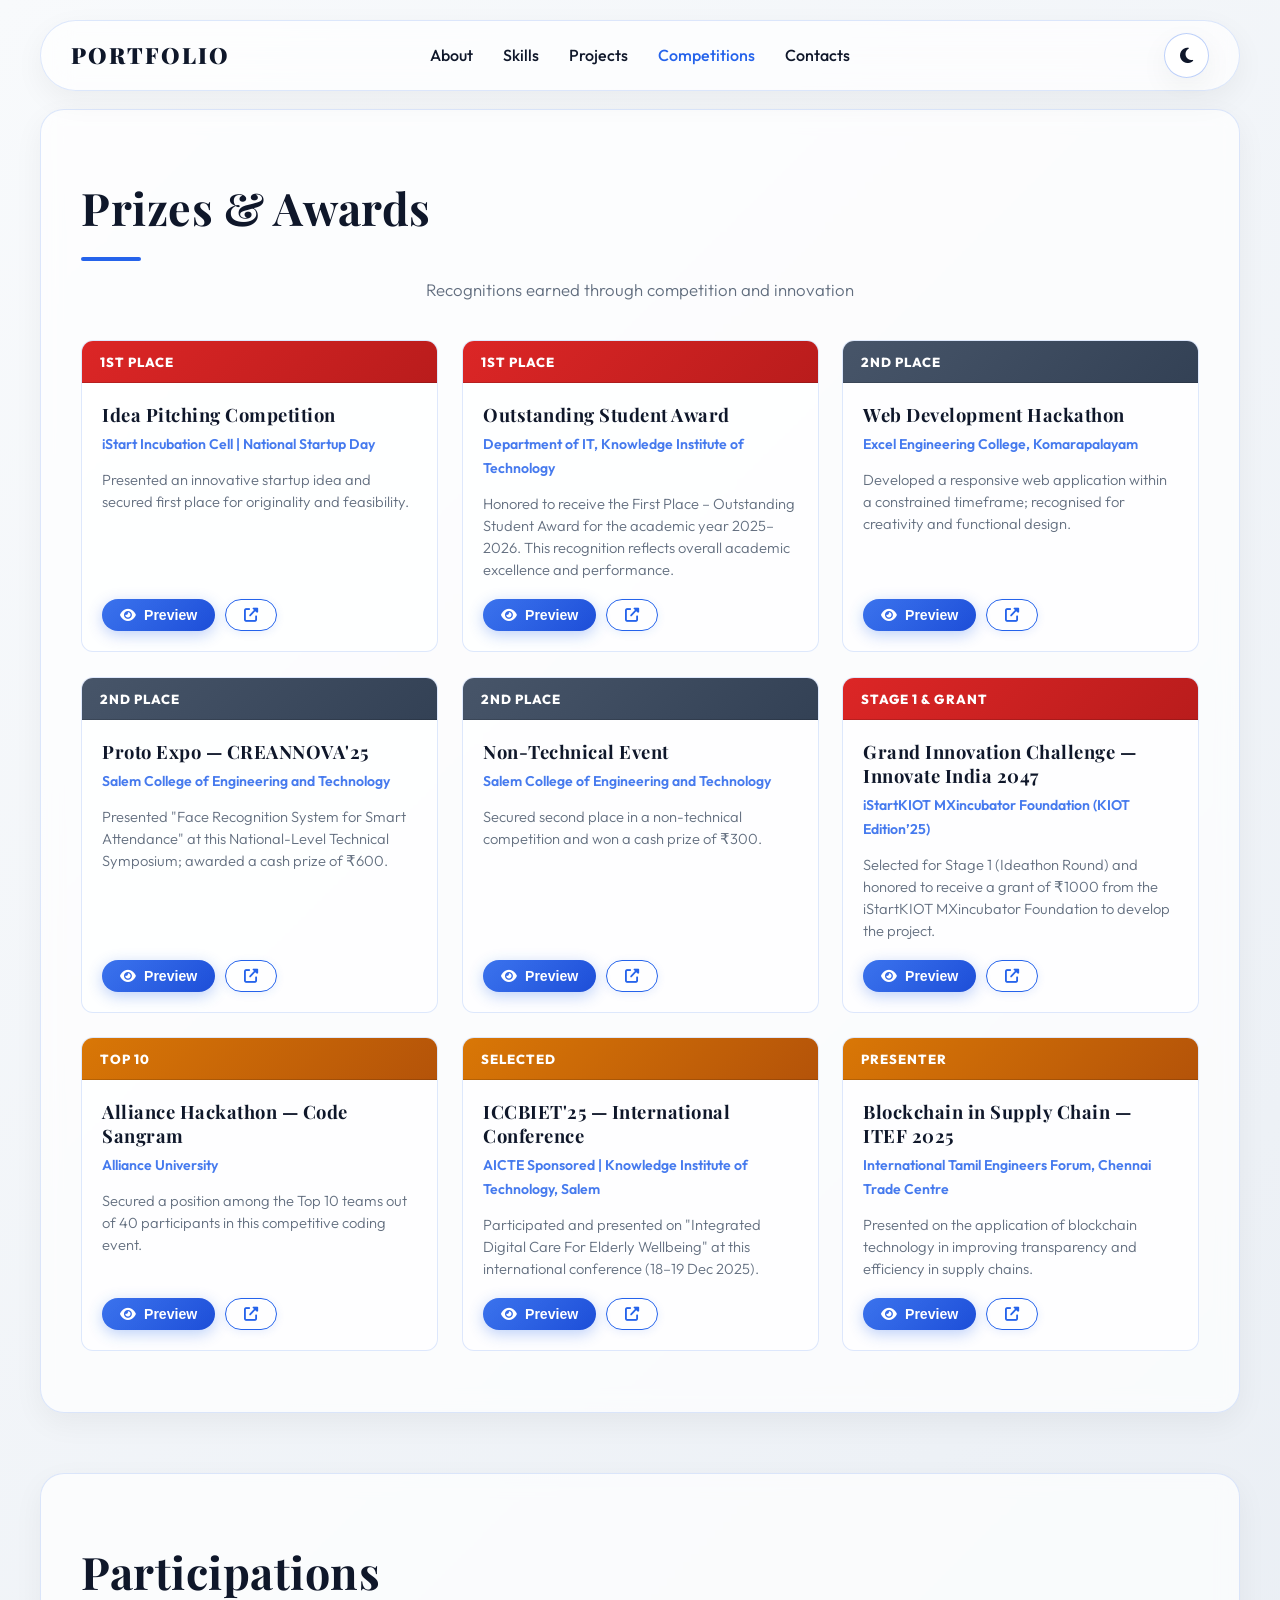
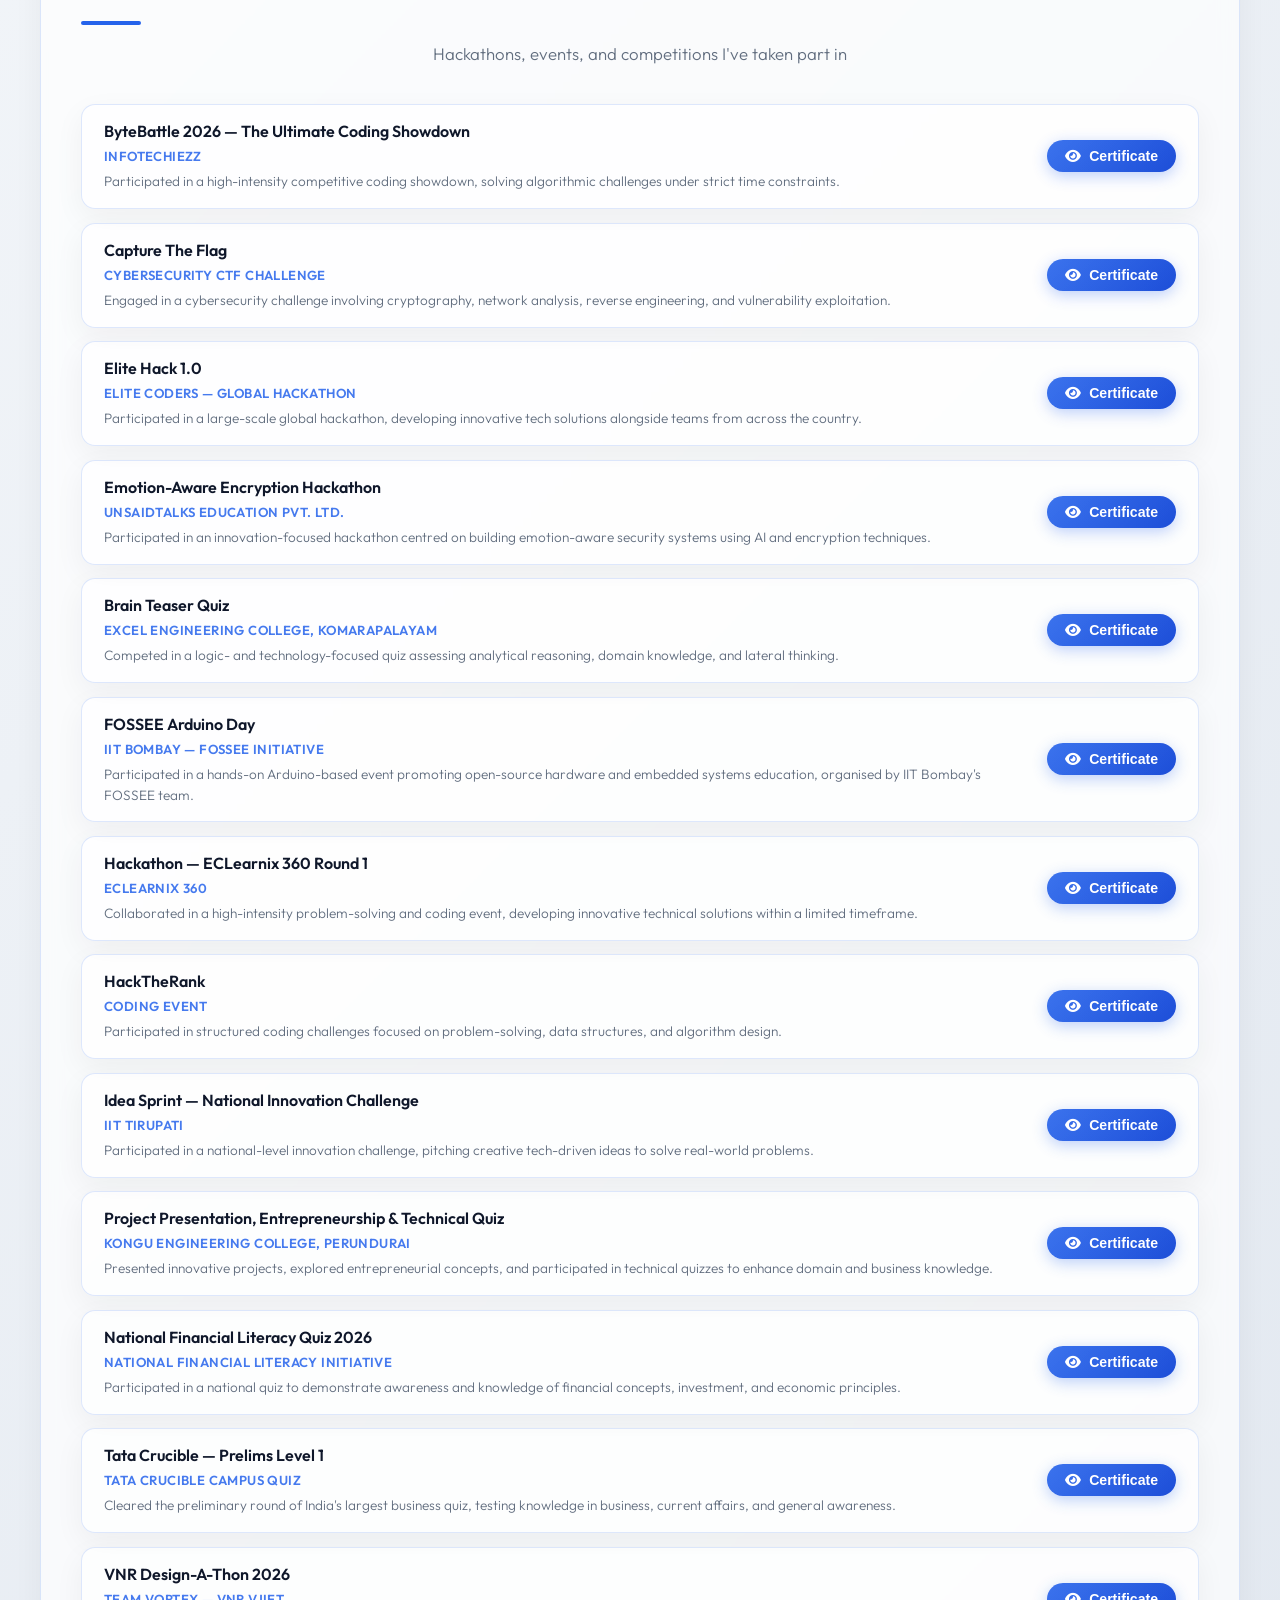
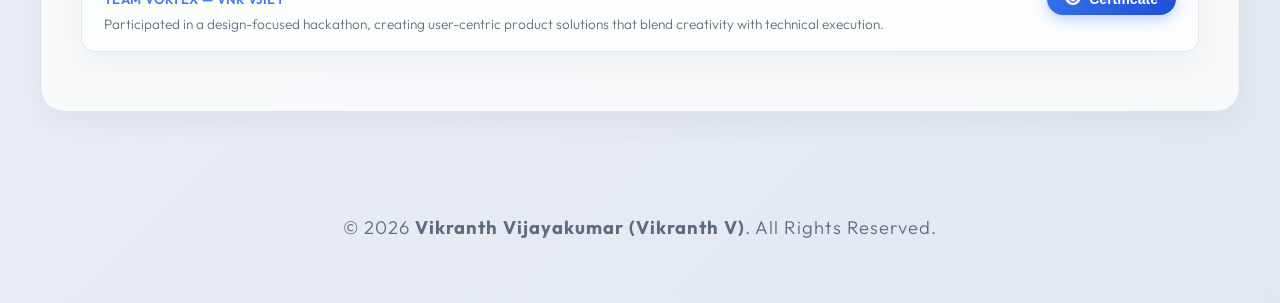
<file: competitions.html>
<!DOCTYPE html>
<html lang="en" data-theme="dark">

<head>
  <meta charset="UTF-8">
  <meta name="viewport" content="width=device-width, initial-scale=1.0">
  <title>Vikranth Vijayakumar (Vikranth V) | Competitions & Awards | Software Developer Portfolio</title>

  <!-- Essential SEO Metadata -->
  <meta name="description" content="Awards, honors, hackathons, and competition achievements of a developer, Vikranth Vijayakumar (Vikranth V). Includes 1st Place in Idea Pitching, Outstanding Student Award, Web Dev Hackathon prizes, and global hackathon participations.">
  <meta name="keywords" content="Vikranth V developer, Vikranth V software developer, Software Developer portfolio, Vikranth Vijayakumar software developer, a developer, Vikranth V Competitions, Hackathons, Idea Pitching Winner, CREANNOVA 25, ByteBattle, Code Sangram">
  <meta name="author" content="Vikranth Vijayakumar">
  <meta name="robots" content="index, follow">
  <meta name="theme-color" content="#111827">

  <!-- Dublin Core Metadata -->
  <meta name="DC.title" content="Vikranth Vijayakumar (Vikranth V) | Competitions & Awards">
  <meta name="DC.creator" content="Vikranth Vijayakumar">
  <meta name="DC.subject" content="Software Developer portfolio">
  <meta name="DC.description" content="Awards, honors, hackathons, and competition achievements of a developer, Vikranth Vijayakumar (Vikranth V).">
  <meta name="DC.publisher" content="Vikranth Vijayakumar">

  <link rel="canonical" href="https://vikranth-1.github.io/Portfolio/competitions.html">

  <!-- Open Graph Metadata -->
  <meta property="og:type" content="website">
  <meta property="og:url" content="https://vikranth-1.github.io/Portfolio/competitions.html">
  <meta property="og:title" content="Vikranth Vijayakumar (Vikranth V) | Competitions & Awards">
  <meta property="og:description" content="Awards, honors, hackathons, and competition achievements of Vikranth V. Featuring 1st place wins and national symposia awards.">
  <meta property="og:image" content="https://vikranth-1.github.io/Portfolio/profile.jpeg">
  <meta property="og:site_name" content="Vikranth Vijayakumar Portfolio">

  <!-- Twitter Card Metadata -->
  <meta name="twitter:card" content="summary_large_image">
  <meta name="twitter:title" content="Vikranth Vijayakumar (Vikranth V) | Competitions & Awards">
  <meta name="twitter:description" content="Awards, honors, hackathons, and competition achievements of Vikranth V. Featuring 1st place wins and national symposia awards.">
  <meta name="twitter:image" content="https://vikranth-1.github.io/Portfolio/profile.jpeg">

  <!-- Google Fonts & Stylesheets -->
  <link href="https://fonts.googleapis.com/css2?family=Outfit:wght@300;400;500;600;700&family=Playfair+Display:wght@700;900&family=Inter:wght@400;500;600&display=swap" rel="stylesheet">
  <link rel="stylesheet" href="https://cdnjs.cloudflare.com/ajax/libs/font-awesome/6.4.0/css/all.min.css">
  <link rel="stylesheet" href="style.css">
</head>

<body>
  <!-- Navigation Bar -->
  <nav class="navbar" role="navigation" aria-label="Main Navigation">
    <div class="nav-container">
      <a href="index.html" class="nav-logo" aria-label="Portfolio Home">PORTFOLIO</a>
      <div class="nav-menu" id="nav-menu" role="menubar">
        <a href="index.html" class="nav-link" role="menuitem">About</a>
        <a href="skills.html" class="nav-link" role="menuitem">Skills</a>
        <a href="projects.html" class="nav-link" role="menuitem">Projects</a>
        <a href="competitions.html" class="nav-link" role="menuitem">Competitions</a>
        <a href="contact.html" class="nav-link" role="menuitem">Contacts</a>
      </div>
      <div class="nav-controls">
        <button id="darkModeToggle" class="dark-mode-toggle" aria-label="Toggle theme" type="button">
          <i class="fas fa-moon" aria-hidden="true"></i>
        </button>
      </div>
      <div class="hamburger" id="hamburger" role="button" aria-label="Toggle menu navigation" aria-expanded="false" tabindex="0">
        <span class="bar"></span>
        <span class="bar"></span>
        <span class="bar"></span>
      </div>
    </div>
  </nav>

  <!-- Main Semantic Page Content -->
  <main class="page-content" role="main">
    <br><br><br><br>

    <!-- ===== SECTION 1: PRIZES WON ===== -->
    <section id="prizes" class="skills fade-in card-hover-glow" aria-labelledby="prizes-heading">
      <h2 id="prizes-heading">Prizes & Awards</h2>
      <p class="comp-section-subtitle">Recognitions earned through competition and innovation</p>

      <div class="prize-cards-grid">

        <!-- 1. Idea Pitching (1st Place) -->
        <div class="prize-card">
          <div class="prize-card-header badge-1st">
            1ST PLACE
          </div>
          <div class="prize-card-body">
            <h3>Idea Pitching Competition</h3>
            <p class="prize-org">iStart Incubation Cell | National Startup Day</p>
            <p class="prize-desc">Presented an innovative startup idea and secured first place for originality and feasibility.</p>
            <div class="prize-card-actions">
              <button type="button" class="btn-preview-inline" data-pdf="competitions_certificates/IDEA%20PITCHING%20COMPETITION%20.pdf" aria-label="Preview Idea Pitching Competition Certificate Inline">
                <i class="fas fa-eye" aria-hidden="true"></i> <span class="btn-text">Preview</span>
              </button>
              <a href="competitions_certificates/IDEA%20PITCHING%20COMPETITION%20.pdf" target="_blank" rel="noopener noreferrer" class="btn-open-new" aria-label="Open Certificate in new tab">
                <i class="fas fa-external-link-alt" aria-hidden="true"></i>
              </a>
            </div>
            <div class="pdf-preview-container"></div>
          </div>
        </div>

        <!-- 2. Outstanding Student Award (1st Place) -->
        <div class="prize-card">
          <div class="prize-card-header badge-1st">
            1ST PLACE
          </div>
          <div class="prize-card-body">
            <h3>Outstanding Student Award</h3>
            <p class="prize-org">Department of IT, Knowledge Institute of Technology</p>
            <p class="prize-desc">Honored to receive the First Place – Outstanding Student Award for the academic year 2025–2026. This recognition reflects overall academic excellence and performance.</p>
            <div class="prize-card-actions">
              <button type="button" class="btn-preview-inline" data-pdf="competitions_certificates/Outstanding%20Student%20%2825-26%29.pdf" aria-label="Preview Outstanding Student Award Certificate Inline">
                <i class="fas fa-eye" aria-hidden="true"></i> <span class="btn-text">Preview</span>
              </button>
              <a href="competitions_certificates/Outstanding%20Student%20%2825-26%29.pdf" target="_blank" rel="noopener noreferrer" class="btn-open-new" aria-label="Open Certificate in new tab">
                <i class="fas fa-external-link-alt" aria-hidden="true"></i>
              </a>
            </div>
            <div class="pdf-preview-container"></div>
          </div>
        </div>

        <!-- 3. Web Development Hackathon (2nd Place) -->
        <div class="prize-card">
          <div class="prize-card-header badge-2nd">
            2ND PLACE
          </div>
          <div class="prize-card-body">
            <h3>Web Development Hackathon</h3>
            <p class="prize-org">Excel Engineering College, Komarapalayam</p>
            <p class="prize-desc">Developed a responsive web application within a constrained timeframe; recognised for creativity and functional design.</p>
            <div class="prize-card-actions">
              <button type="button" class="btn-preview-inline" data-pdf="competitions_certificates/Excel-Webcraft.pdf" aria-label="Preview Web Development Hackathon Certificate Inline">
                <i class="fas fa-eye" aria-hidden="true"></i> <span class="btn-text">Preview</span>
              </button>
              <a href="competitions_certificates/Excel-Webcraft.pdf" target="_blank" rel="noopener noreferrer" class="btn-open-new" aria-label="Open Certificate in new tab">
                <i class="fas fa-external-link-alt" aria-hidden="true"></i>
              </a>
            </div>
            <div class="pdf-preview-container"></div>
          </div>
        </div>

        <!-- 4. Proto Expo (2nd Place) -->
        <div class="prize-card">
          <div class="prize-card-header badge-2nd">
            2ND PLACE
          </div>
          <div class="prize-card-body">
            <h3>Proto Expo — CREANNOVA'25</h3>
            <p class="prize-org">Salem College of Engineering and Technology</p>
            <p class="prize-desc">Presented "Face Recognition System for Smart Attendance" at this National-Level Technical Symposium; awarded a cash prize of ₹600.</p>
            <div class="prize-card-actions">
              <button type="button" class="btn-preview-inline" data-pdf="competitions_certificates/Salem-Proto%20Expo.pdf" aria-label="Preview Proto Expo CREANNOVA Certificate Inline">
                <i class="fas fa-eye" aria-hidden="true"></i> <span class="btn-text">Preview</span>
              </button>
              <a href="competitions_certificates/Salem-Proto%20Expo.pdf" target="_blank" rel="noopener noreferrer" class="btn-open-new" aria-label="Open Certificate in new tab">
                <i class="fas fa-external-link-alt" aria-hidden="true"></i>
              </a>
            </div>
            <div class="pdf-preview-container"></div>
          </div>
        </div>

        <!-- 5. Non-Technical Event (2nd Place) -->
        <div class="prize-card">
          <div class="prize-card-header badge-2nd">
            2ND PLACE
          </div>
          <div class="prize-card-body">
            <h3>Non-Technical Event</h3>
            <p class="prize-org">Salem College of Engineering and Technology</p>
            <p class="prize-desc">Secured second place in a non-technical competition and won a cash prize of ₹300.</p>
            <div class="prize-card-actions">
              <button type="button" class="btn-preview-inline" data-pdf="competitions_certificates/Salem-non%20technical.pdf" aria-label="Preview Non-Technical Event Certificate Inline">
                <i class="fas fa-eye" aria-hidden="true"></i> <span class="btn-text">Preview</span>
              </button>
              <a href="competitions_certificates/Salem-non%20technical.pdf" target="_blank" rel="noopener noreferrer" class="btn-open-new" aria-label="Open Certificate in new tab">
                <i class="fas fa-external-link-alt" aria-hidden="true"></i>
              </a>
            </div>
            <div class="pdf-preview-container"></div>
          </div>
        </div>

        <!-- 6. Grand Innovation Challenge (Stage 1 & Grant) -->
        <div class="prize-card">
          <div class="prize-card-header badge-1st">
            STAGE 1 & GRANT
          </div>
          <div class="prize-card-body">
            <h3>Grand Innovation Challenge — Innovate India 2047</h3>
            <p class="prize-org">iStartKIOT MXincubator Foundation (KIOT Edition’25)</p>
            <p class="prize-desc">Selected for Stage 1 (Ideathon Round) and honored to receive a grant of ₹1000 from the iStartKIOT MXincubator Foundation to develop the project.</p>
            <div class="prize-card-actions">
              <button type="button" class="btn-preview-inline" data-pdf="competitions_certificates/Innovate%20India%202047.pdf" aria-label="Preview Innovate India 2047 Certificate Inline">
                <i class="fas fa-eye" aria-hidden="true"></i> <span class="btn-text">Preview</span>
              </button>
              <a href="competitions_certificates/Innovate%20India%202047.pdf" target="_blank" rel="noopener noreferrer" class="btn-open-new" aria-label="Open Certificate in new tab">
                <i class="fas fa-external-link-alt" aria-hidden="true"></i>
              </a>
            </div>
            <div class="pdf-preview-container"></div>
          </div>
        </div>

        <!-- 7. Alliance Hackathon (Top 10) -->
        <div class="prize-card">
          <div class="prize-card-header badge-highlight">
            TOP 10
          </div>
          <div class="prize-card-body">
            <h3>Alliance Hackathon — Code Sangram</h3>
            <p class="prize-org">Alliance University</p>
            <p class="prize-desc">Secured a position among the Top 10 teams out of 40 participants in this competitive coding event.</p>
            <div class="prize-card-actions">
              <button type="button" class="btn-preview-inline" data-pdf="competitions_certificates/ALLIANCE%20HACKATHON.pdf" aria-label="Preview Alliance Hackathon Certificate Inline">
                <i class="fas fa-eye" aria-hidden="true"></i> <span class="btn-text">Preview</span>
              </button>
              <a href="competitions_certificates/ALLIANCE%20HACKATHON.pdf" target="_blank" rel="noopener noreferrer" class="btn-open-new" aria-label="Open Certificate in new tab">
                <i class="fas fa-external-link-alt" aria-hidden="true"></i>
              </a>
            </div>
            <div class="pdf-preview-container"></div>
          </div>
        </div>

        <!-- 8. ICCBIET'25 (Selected) -->
        <div class="prize-card">
          <div class="prize-card-header badge-highlight">
            SELECTED
          </div>
          <div class="prize-card-body">
            <h3>ICCBIET'25 — International Conference</h3>
            <p class="prize-org">AICTE Sponsored | Knowledge Institute of Technology, Salem</p>
            <p class="prize-desc">Participated and presented on "Integrated Digital Care For Elderly Wellbeing" at this international conference (18–19 Dec 2025).</p>
            <div class="prize-card-actions">
              <button type="button" class="btn-preview-inline" data-pdf="competitions_certificates/ICCBIET_25.pdf" aria-label="Preview ICCBIET 25 Conference Certificate Inline">
                <i class="fas fa-eye" aria-hidden="true"></i> <span class="btn-text">Preview</span>
              </button>
              <a href="competitions_certificates/ICCBIET_25.pdf" target="_blank" rel="noopener noreferrer" class="btn-open-new" aria-label="Open Certificate in new tab">
                <i class="fas fa-external-link-alt" aria-hidden="true"></i>
              </a>
            </div>
            <div class="pdf-preview-container"></div>
          </div>
        </div>

        <!-- 9. ITEF Chennai (Presenter) -->
        <div class="prize-card">
          <div class="prize-card-header badge-highlight">
            PRESENTER
          </div>
          <div class="prize-card-body">
            <h3>Blockchain in Supply Chain — ITEF 2025</h3>
            <p class="prize-org">International Tamil Engineers Forum, Chennai Trade Centre</p>
            <p class="prize-desc">Presented on the application of blockchain technology in improving transparency and efficiency in supply chains.</p>
            <div class="prize-card-actions">
              <button type="button" class="btn-preview-inline" data-pdf="competitions_certificates/ITEF-Chennai%20conference.pdf" aria-label="Preview ITEF 2025 Conference Certificate Inline">
                <i class="fas fa-eye" aria-hidden="true"></i> <span class="btn-text">Preview</span>
              </button>
              <a href="competitions_certificates/ITEF-Chennai%20conference.pdf" target="_blank" rel="noopener noreferrer" class="btn-open-new" aria-label="Open Certificate in new tab">
                <i class="fas fa-external-link-alt" aria-hidden="true"></i>
              </a>
            </div>
            <div class="pdf-preview-container"></div>
          </div>
        </div>

      </div>
    </section>

    <!-- ===== SECTION 2: PARTICIPATIONS ===== -->
    <section id="participations" class="skills fade-in card-hover-glow" aria-labelledby="participations-heading">
      <h2 id="participations-heading">Participations</h2>
      <p class="comp-section-subtitle">Hackathons, events, and competitions I've taken part in</p>

      <div class="participation-grid">

        <div class="participation-card">
          <div class="part-info">
            <h4>ByteBattle 2026 — The Ultimate Coding Showdown</h4>
            <p class="part-org">InfoTechiezz</p>
            <p class="part-desc">Participated in a high-intensity competitive coding showdown, solving algorithmic challenges under strict time constraints.</p>
            <div class="pdf-preview-container"></div>
          </div>
          <div class="part-actions">
            <button type="button" class="btn-preview-inline part-cert-btn" data-pdf="competitions_certificates/Participation/ByteBattle%202026%20-%20The%20Ultimate%20Coding%20Showdown.pdf" aria-label="Preview ByteBattle 2026 Certificate Inline">
              <i class="fas fa-eye" aria-hidden="true"></i> Certificate
            </button>
          </div>
        </div>

        <div class="participation-card">
          <div class="part-info">
            <h4>Capture The Flag</h4>
            <p class="part-org">Cybersecurity CTF Challenge</p>
            <p class="part-desc">Engaged in a cybersecurity challenge involving cryptography, network analysis, reverse engineering, and vulnerability exploitation.</p>
            <div class="pdf-preview-container"></div>
          </div>
          <div class="part-actions">
            <button type="button" class="btn-preview-inline part-cert-btn" data-pdf="competitions_certificates/Participation/Capture%20The%20Flag.pdf" aria-label="Preview Capture The Flag Certificate Inline">
              <i class="fas fa-eye" aria-hidden="true"></i> Certificate
            </button>
          </div>
        </div>

        <div class="participation-card">
          <div class="part-info">
            <h4>Elite Hack 1.0</h4>
            <p class="part-org">Elite Coders — Global Hackathon</p>
            <p class="part-desc">Participated in a large-scale global hackathon, developing innovative tech solutions alongside teams from across the country.</p>
            <div class="pdf-preview-container"></div>
          </div>
          <div class="part-actions">
            <button type="button" class="btn-preview-inline part-cert-btn" data-pdf="competitions_certificates/Participation/Elite%20Hack%201.0.pdf" aria-label="Preview Elite Hack 1.0 Certificate Inline">
              <i class="fas fa-eye" aria-hidden="true"></i> Certificate
            </button>
          </div>
        </div>

        <div class="participation-card">
          <div class="part-info">
            <h4>Emotion-Aware Encryption Hackathon</h4>
            <p class="part-org">UnsaidTalks Education Pvt. Ltd.</p>
            <p class="part-desc">Participated in an innovation-focused hackathon centred on building emotion-aware security systems using AI and encryption techniques.</p>
            <div class="pdf-preview-container"></div>
          </div>
          <div class="part-actions">
            <button type="button" class="btn-preview-inline part-cert-btn" data-pdf="competitions_certificates/Participation/Emotion-Aware_Encryption_Hackathon.png" aria-label="Preview Emotion-Aware Encryption Certificate Inline">
              <i class="fas fa-eye" aria-hidden="true"></i> Certificate
            </button>
          </div>
        </div>

        <div class="participation-card">
          <div class="part-info">
            <h4>Brain Teaser Quiz</h4>
            <p class="part-org">Excel Engineering College, Komarapalayam</p>
            <p class="part-desc">Competed in a logic- and technology-focused quiz assessing analytical reasoning, domain knowledge, and lateral thinking.</p>
            <div class="pdf-preview-container"></div>
          </div>
          <div class="part-actions">
            <button type="button" class="btn-preview-inline part-cert-btn" data-pdf="competitions_certificates/Participation/Excel-Brain%20Teaser.pdf" aria-label="Preview Excel Brain Teaser Certificate Inline">
              <i class="fas fa-eye" aria-hidden="true"></i> Certificate
            </button>
          </div>
        </div>

        <div class="participation-card">
          <div class="part-info">
            <h4>FOSSEE Arduino Day</h4>
            <p class="part-org">IIT Bombay — FOSSEE Initiative</p>
            <p class="part-desc">Participated in a hands-on Arduino-based event promoting open-source hardware and embedded systems education, organised by IIT Bombay's FOSSEE team.</p>
            <div class="pdf-preview-container"></div>
          </div>
          <div class="part-actions">
            <button type="button" class="btn-preview-inline part-cert-btn" data-pdf="competitions_certificates/Participation/FOSSEE%20ARDUINO%20DAY.pdf" aria-label="Preview FOSSEE Arduino Day Certificate Inline">
              <i class="fas fa-eye" aria-hidden="true"></i> Certificate
            </button>
          </div>
        </div>

        <div class="participation-card">
          <div class="part-info">
            <h4>Hackathon — ECLearnix 360 Round 1</h4>
            <p class="part-org">ECLearnix 360</p>
            <p class="part-desc">Collaborated in a high-intensity problem-solving and coding event, developing innovative technical solutions within a limited timeframe.</p>
            <div class="pdf-preview-container"></div>
          </div>
          <div class="part-actions">
            <button type="button" class="btn-preview-inline part-cert-btn" data-pdf="competitions_certificates/Participation/Hackathon%20-%20ECLearnix%20360%20-%20Round%201-certificate.pdf" aria-label="Preview ECLearnix 360 Certificate Inline">
              <i class="fas fa-eye" aria-hidden="true"></i> Certificate
            </button>
          </div>
        </div>

        <div class="participation-card">
          <div class="part-info">
            <h4>HackTheRank</h4>
            <p class="part-org">Coding Event</p>
            <p class="part-desc">Participated in structured coding challenges focused on problem-solving, data structures, and algorithm design.</p>
            <div class="pdf-preview-container"></div>
          </div>
          <div class="part-actions">
            <button type="button" class="btn-preview-inline part-cert-btn" data-pdf="competitions_certificates/Participation/HackTheRank.pdf" aria-label="Preview HackTheRank Certificate Inline">
              <i class="fas fa-eye" aria-hidden="true"></i> Certificate
            </button>
          </div>
        </div>

        <div class="participation-card">
          <div class="part-info">
            <h4>Idea Sprint — National Innovation Challenge</h4>
            <p class="part-org">IIT Tirupati</p>
            <p class="part-desc">Participated in a national-level innovation challenge, pitching creative tech-driven ideas to solve real-world problems.</p>
            <div class="pdf-preview-container"></div>
          </div>
          <div class="part-actions">
            <button type="button" class="btn-preview-inline part-cert-btn" data-pdf="competitions_certificates/Participation/Idea%20Sprint%20-%20National%20Innovation.pdf" aria-label="Preview Idea Sprint Certificate Inline">
              <i class="fas fa-eye" aria-hidden="true"></i> Certificate
            </button>
          </div>
        </div>

        <div class="participation-card">
          <div class="part-info">
            <h4>Project Presentation, Entrepreneurship & Technical Quiz</h4>
            <p class="part-org">Kongu Engineering College, Perundurai</p>
            <p class="part-desc">Presented innovative projects, explored entrepreneurial concepts, and participated in technical quizzes to enhance domain and business knowledge.</p>
            <div class="pdf-preview-container"></div>
          </div>
          <div class="part-actions">
            <button type="button" class="btn-preview-inline part-cert-btn" data-pdf="competitions_certificates/Participation/Kongu-Project.pdf" aria-label="Preview Kongu Project Certificate Inline">
              <i class="fas fa-eye" aria-hidden="true"></i> Certificate
            </button>
          </div>
        </div>

        <div class="participation-card">
          <div class="part-info">
            <h4>National Financial Literacy Quiz 2026</h4>
            <p class="part-org">National Financial Literacy Initiative</p>
            <p class="part-desc">Participated in a national quiz to demonstrate awareness and knowledge of financial concepts, investment, and economic principles.</p>
            <div class="pdf-preview-container"></div>
          </div>
          <div class="part-actions">
            <button type="button" class="btn-preview-inline part-cert-btn" data-pdf="competitions_certificates/Participation/National%20Financial%20Literacy%20Quiz%202026.pdf" aria-label="Preview Financial Literacy Quiz Certificate Inline">
              <i class="fas fa-eye" aria-hidden="true"></i> Certificate
            </button>
          </div>
        </div>

        <div class="participation-card">
          <div class="part-info">
            <h4>Tata Crucible — Prelims Level 1</h4>
            <p class="part-org">Tata Crucible Campus Quiz</p>
            <p class="part-desc">Cleared the preliminary round of India's largest business quiz, testing knowledge in business, current affairs, and general awareness.</p>
            <div class="pdf-preview-container"></div>
          </div>
          <div class="part-actions">
            <button type="button" class="btn-preview-inline part-cert-btn" data-pdf="competitions_certificates/Participation/Tata_Cruible_Prelims_Level1.pdf" aria-label="Preview Tata Crucible Prelims Certificate Inline">
              <i class="fas fa-eye" aria-hidden="true"></i> Certificate
            </button>
          </div>
        </div>

        <div class="participation-card">
          <div class="part-info">
            <h4>VNR Design-A-Thon 2026</h4>
            <p class="part-org">Team VORTEX — VNR VJIET</p>
            <p class="part-desc">Participated in a design-focused hackathon, creating user-centric product solutions that blend creativity with technical execution.</p>
            <div class="pdf-preview-container"></div>
          </div>
          <div class="part-actions">
            <button type="button" class="btn-preview-inline part-cert-btn" data-pdf="competitions_certificates/Participation/VNR%20Design-A-Thon%202026.pdf" aria-label="Preview VNR Design-A-Thon Certificate Inline">
              <i class="fas fa-eye" aria-hidden="true"></i> Certificate
            </button>
          </div>
        </div>

      </div>
    </section>

    <footer role="contentinfo">
      <p>&copy; <span id="copyright-year"></span> <strong>Vikranth Vijayakumar (Vikranth V)</strong>. All Rights Reserved.</p>
    </footer>
  </main>

  <script src="script.js" defer></script>
</body>
</html>
</file>
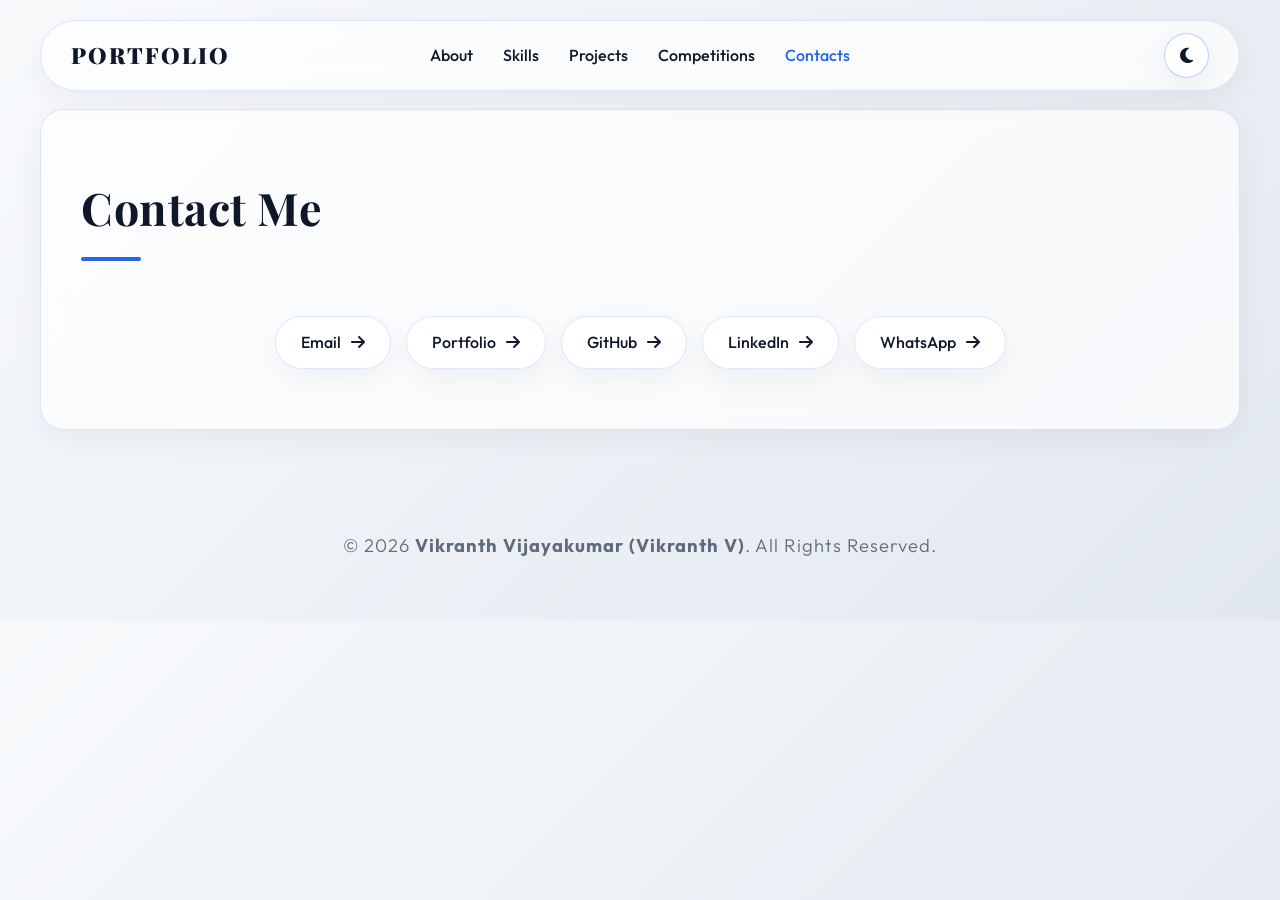
<file: contact.html>
<!DOCTYPE html>
<html lang="en" data-theme="dark">

<head>
  <meta charset="UTF-8">
  <meta name="viewport" content="width=device-width, initial-scale=1.0">
  <title>Vikranth Vijayakumar (Vikranth V) | Contact | Software Developer Portfolio</title>

  <!-- Essential SEO Metadata -->
  <meta name="description" content="Get in touch with a developer, Vikranth Vijayakumar (Vikranth V). Reach out via email, LinkedIn, GitHub, or WhatsApp for collaborations, internships, and inquiries regarding his software developer portfolio.">
  <meta name="keywords" content="Vikranth V developer, Vikranth V software developer, Software Developer portfolio, Vikranth Vijayakumar software developer, a developer, Contact Vikranth V, Hire Vikranth V, Vikranth V Email, Vikranth V LinkedIn, Vikranth V GitHub">
  <meta name="author" content="Vikranth Vijayakumar">
  <meta name="robots" content="index, follow">
  <meta name="theme-color" content="#111827">

  <!-- Dublin Core Metadata -->
  <meta name="DC.title" content="Vikranth Vijayakumar (Vikranth V) | Contact">
  <meta name="DC.creator" content="Vikranth Vijayakumar">
  <meta name="DC.subject" content="Software Developer portfolio">
  <meta name="DC.description" content="Get in touch with a developer, Vikranth Vijayakumar (Vikranth V).">
  <meta name="DC.publisher" content="Vikranth Vijayakumar">

  <link rel="canonical" href="https://vikranth-1.github.io/Portfolio/contact.html">

  <!-- Open Graph Metadata -->
  <meta property="og:type" content="website">
  <meta property="og:url" content="https://vikranth-1.github.io/Portfolio/contact.html">
  <meta property="og:title" content="Vikranth Vijayakumar (Vikranth V) | Contact">
  <meta property="og:description" content="Get in touch with Vikranth V via email, LinkedIn, GitHub, or WhatsApp for collaborations and inquiries.">
  <meta property="og:image" content="https://vikranth-1.github.io/Portfolio/profile.jpeg">
  <meta property="og:site_name" content="Vikranth Vijayakumar Portfolio">

  <!-- Twitter Card Metadata -->
  <meta name="twitter:card" content="summary_large_image">
  <meta name="twitter:title" content="Vikranth Vijayakumar (Vikranth V) | Contact">
  <meta name="twitter:description" content="Get in touch with Vikranth V via email, LinkedIn, GitHub, or WhatsApp for collaborations and inquiries.">
  <meta name="twitter:image" content="https://vikranth-1.github.io/Portfolio/profile.jpeg">

  <!-- Google Fonts & Stylesheets -->
  <link href="https://fonts.googleapis.com/css2?family=Outfit:wght@300;400;500;600;700&family=Playfair+Display:wght@700;900&family=Inter:wght@400;500;600&display=swap" rel="stylesheet">
  <link rel="stylesheet" href="https://cdnjs.cloudflare.com/ajax/libs/font-awesome/6.4.0/css/all.min.css">
  <link rel="stylesheet" href="style.css">
</head>

<body>
  <!-- Navigation Bar -->
  <nav class="navbar" role="navigation" aria-label="Main Navigation">
    <div class="nav-container">
      <a href="index.html" class="nav-logo" aria-label="Portfolio Home">PORTFOLIO</a>
      <div class="nav-menu" id="nav-menu" role="menubar">
        <a href="index.html" class="nav-link" role="menuitem">About</a>
        <a href="skills.html" class="nav-link" role="menuitem">Skills</a>
        <a href="projects.html" class="nav-link" role="menuitem">Projects</a>
        <a href="competitions.html" class="nav-link" role="menuitem">Competitions</a>
        <a href="contact.html" class="nav-link" role="menuitem">Contacts</a>
      </div>
      <div class="nav-controls">
        <button id="darkModeToggle" class="dark-mode-toggle" aria-label="Toggle theme" type="button">
          <i class="fas fa-moon" aria-hidden="true"></i>
        </button>
      </div>
      <div class="hamburger" id="hamburger" role="button" aria-label="Toggle menu navigation" aria-expanded="false" tabindex="0">
        <span class="bar"></span>
        <span class="bar"></span>
        <span class="bar"></span>
      </div>
    </div>
  </nav>

  <!-- Main Semantic Page Content -->
  <main class="page-content" role="main">
    <br><br><br><br>
    <section id="contact" class="contact fade-in card-hover-glow" aria-labelledby="contact-heading">
      <h2 id="contact-heading">Contact Me</h2>
      <div class="contact-buttons">
        <a href="mailto:vvikranth08@gmail.com" aria-label="Send Email to Vikranth V">Email <i class='fas fa-arrow-right' aria-hidden="true"></i></a>
        <a href="https://vikranth-1.github.io/Portfolio/" target="_blank" rel="noopener noreferrer" aria-label="Visit Vikranth V Portfolio Website">Portfolio <i class='fas fa-arrow-right' aria-hidden="true"></i></a>
        <a href="https://github.com/Vikranth-1" target="_blank" rel="noopener noreferrer" aria-label="Visit Vikranth V GitHub Profile">GitHub <i class='fas fa-arrow-right' aria-hidden="true"></i></a>
        <a href="https://www.linkedin.com/in/vikranth-vijayakumar/" target="_blank" rel="noopener noreferrer" aria-label="Visit Vikranth V LinkedIn Profile">LinkedIn <i class='fas fa-arrow-right' aria-hidden="true"></i></a>
        <a href="https://wa.me/919500951199" target="_blank" rel="noopener noreferrer" aria-label="Chat with Vikranth V on WhatsApp">WhatsApp <i class='fas fa-arrow-right' aria-hidden="true"></i></a>
      </div>
    </section>

    <footer role="contentinfo">
      <p>&copy; <span id="copyright-year"></span> <strong>Vikranth Vijayakumar (Vikranth V)</strong>. All Rights Reserved.</p>
    </footer>
  </main>

  <script src="script.js" defer></script>
</body>
</html>
</file>
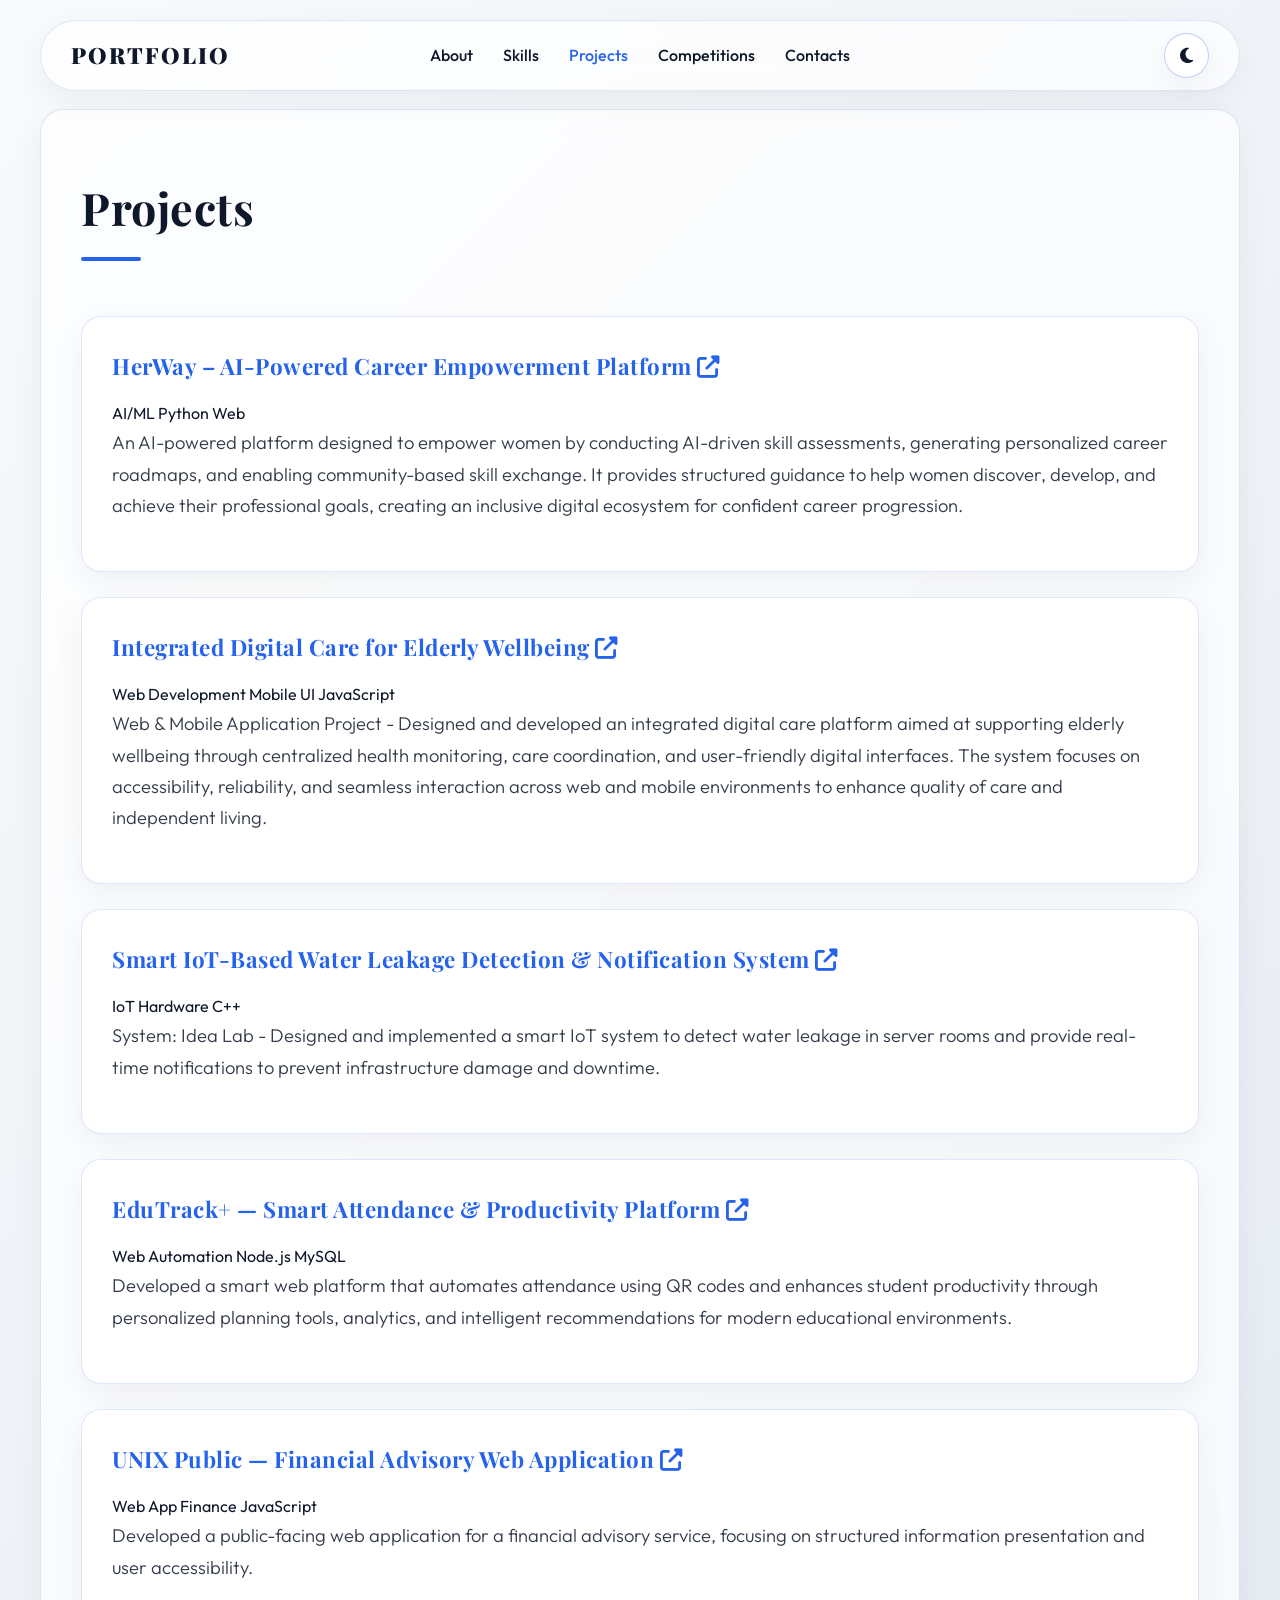
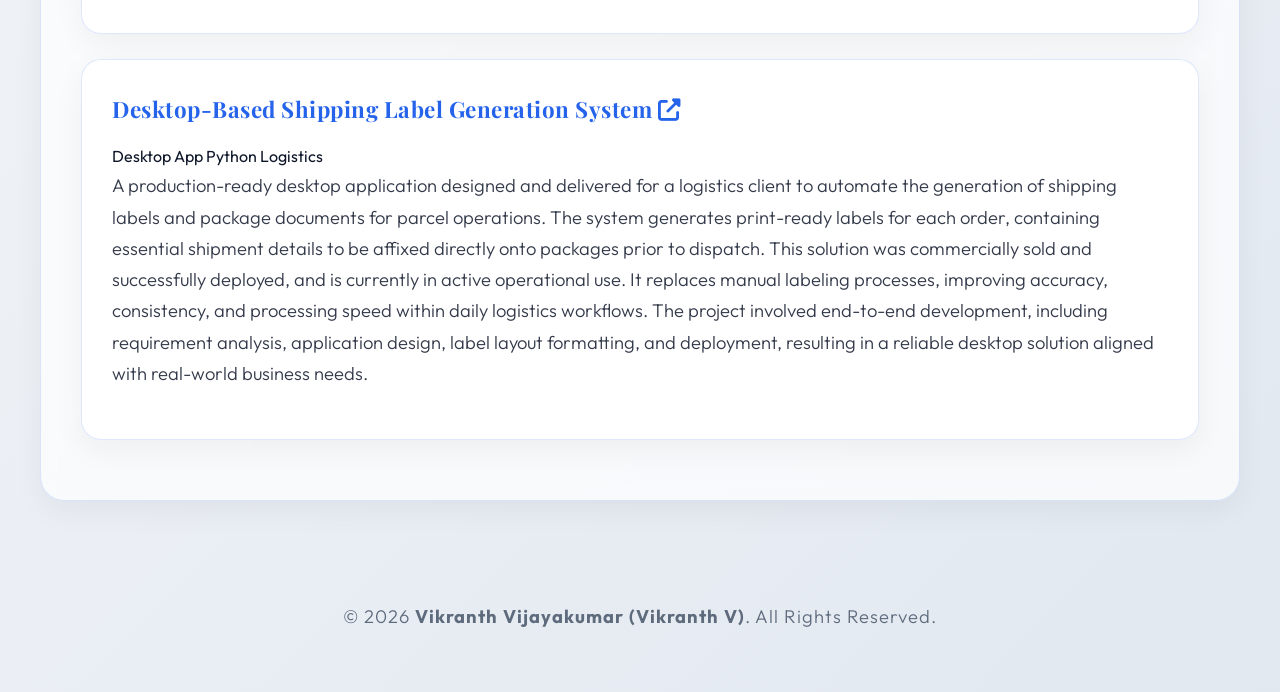
<file: projects.html>
<!DOCTYPE html>
<html lang="en" data-theme="dark">

<head>
  <meta charset="UTF-8">
  <meta name="viewport" content="width=device-width, initial-scale=1.0">
  <title>Vikranth Vijayakumar (Vikranth V) | Projects | Software Developer Portfolio</title>

  <!-- Essential SEO Metadata -->
  <meta name="description"
    content="Explore technical projects developed by a developer, Vikranth Vijayakumar (Vikranth V), including HerWay AI Platform, Digital Care, Smart Attendance, and IoT Leakage Detection.">
  <meta name="keywords"
    content="Vikranth V developer, Vikranth V software developer, Software Developer portfolio, Vikranth Vijayakumar software developer, a developer, Vikranth V Projects, HerWay App, AI Personal Safety, IoT Water Leakage Detection, Digital Care">
  <meta name="author" content="Vikranth Vijayakumar">
  <meta name="robots" content="index, follow">
  <meta name="theme-color" content="#111827">

  <!-- Dublin Core Metadata -->
  <meta name="DC.title" content="Vikranth Vijayakumar (Vikranth V) | Projects">
  <meta name="DC.creator" content="Vikranth Vijayakumar">
  <meta name="DC.subject" content="Software Developer portfolio">
  <meta name="DC.description" content="Explore technical projects developed by a developer, Vikranth Vijayakumar (Vikranth V).">
  <meta name="DC.publisher" content="Vikranth Vijayakumar">

  <link rel="canonical" href="https://vikranth-1.github.io/Portfolio/projects.html">

  <!-- Open Graph Metadata -->
  <meta property="og:type" content="website">
  <meta property="og:url" content="https://vikranth-1.github.io/Portfolio/projects.html">
  <meta property="og:title" content="Vikranth Vijayakumar (Vikranth V) | Projects">
  <meta property="og:description"
    content="Explore technical projects developed by Vikranth V, including HerWay AI Platform, Digital Care, Smart Attendance, and IoT Leakage Detection.">
  <meta property="og:image" content="https://vikranth-1.github.io/Portfolio/profile.jpeg">
  <meta property="og:site_name" content="Vikranth Vijayakumar Portfolio">

  <!-- Twitter Card Metadata -->
  <meta name="twitter:card" content="summary_large_image">
  <meta name="twitter:title" content="Vikranth Vijayakumar (Vikranth V) | Projects">
  <meta name="twitter:description"
    content="Explore technical projects developed by Vikranth V, including HerWay AI Platform, Digital Care, Smart Attendance, and IoT Leakage Detection.">
  <meta name="twitter:image" content="https://vikranth-1.github.io/Portfolio/profile.jpeg">

  <!-- Google Fonts & Stylesheets -->
  <link
    href="https://fonts.googleapis.com/css2?family=Outfit:wght@300;400;500;600;700&family=Playfair+Display:wght@700;900&family=Inter:wght@400;500;600&display=swap"
    rel="stylesheet">
  <link rel="stylesheet" href="https://cdnjs.cloudflare.com/ajax/libs/font-awesome/6.4.0/css/all.min.css">
  <link rel="stylesheet" href="style.css">
</head>

<body>
  <!-- Navigation Bar -->
  <nav class="navbar" role="navigation" aria-label="Main Navigation">
    <div class="nav-container">
      <a href="index.html" class="nav-logo" aria-label="Portfolio Home">PORTFOLIO</a>
      <div class="nav-menu" id="nav-menu" role="menubar">
        <a href="index.html" class="nav-link" role="menuitem">About</a>
        <a href="skills.html" class="nav-link" role="menuitem">Skills</a>
        <a href="projects.html" class="nav-link" role="menuitem">Projects</a>
        <a href="competitions.html" class="nav-link" role="menuitem">Competitions</a>
        <a href="contact.html" class="nav-link" role="menuitem">Contacts</a>
      </div>
      <div class="nav-controls">
        <button id="darkModeToggle" class="dark-mode-toggle" aria-label="Toggle theme" type="button">
          <i class="fas fa-moon" aria-hidden="true"></i>
        </button>
      </div>
      <div class="hamburger" id="hamburger" role="button" aria-label="Toggle menu navigation" aria-expanded="false"
        tabindex="0">
        <span class="bar"></span>
        <span class="bar"></span>
        <span class="bar"></span>
      </div>
    </div>
  </nav>

  <!-- Main Semantic Page Content -->
  <main class="page-content" role="main">
    <br><br><br><br>
    <section id="projects" class="projects fade-in card-hover-glow" aria-labelledby="projects-heading">
      <h2 id="projects-heading">Projects</h2>

      <div class="projects-container">
        <div class="project-tile" data-category="ai-ml">
          <a class="repository-card" href="https://github.com/Vikranth-1" target="_blank" rel="noopener noreferrer"
            aria-label="View HerWay project repository on GitHub">
            <h3>HerWay – AI-Powered Career Empowerment Platform <i class="fas fa-external-link-alt"
                aria-hidden="true"></i></h3>
          </a>
          <div class="tech-pills">
            <span class="tech-pill">AI/ML</span>
            <span class="tech-pill">Python</span>
            <span class="tech-pill">Web</span>
          </div>
          <p>An AI-powered platform designed to empower women by conducting AI-driven skill assessments, generating
            personalized career roadmaps, and enabling community-based skill exchange. It provides structured guidance
            to help women discover, develop, and achieve their professional goals, creating an inclusive digital
            ecosystem for confident career progression.</p>
        </div>

        <div class="project-tile" data-category="web-dev">
          <a class="repository-card" href="https://github.com/Vikranth-1" target="_blank" rel="noopener noreferrer"
            aria-label="View Digital Care project repository on GitHub">
            <h3>Integrated Digital Care for Elderly Wellbeing <i class="fas fa-external-link-alt"
                aria-hidden="true"></i></h3>
          </a>
          <div class="tech-pills">
            <span class="tech-pill">Web Development</span>
            <span class="tech-pill">Mobile UI</span>
            <span class="tech-pill">JavaScript</span>
          </div>
          <p>Web & Mobile Application Project - Designed and developed an integrated digital care platform aimed at
            supporting elderly wellbeing through centralized health monitoring, care coordination, and user-friendly
            digital interfaces. The system focuses on accessibility, reliability, and seamless interaction across web
            and mobile environments to enhance quality of care and independent living.</p>
        </div>

        <div class="project-tile" data-category="iot">
          <a class="repository-card" href="https://github.com/Vikranth-1" target="_blank" rel="noopener noreferrer"
            aria-label="View Smart IoT Water Leakage project repository on GitHub">
            <h3>Smart IoT-Based Water Leakage Detection & Notification System <i class="fas fa-external-link-alt"
                aria-hidden="true"></i></h3>
          </a>
          <div class="tech-pills">
            <span class="tech-pill">IoT</span>
            <span class="tech-pill">Hardware</span>
            <span class="tech-pill">C++</span>
          </div>
          <p>System: Idea Lab - Designed and implemented a smart IoT system to detect water leakage in server rooms and
            provide real-time notifications to prevent infrastructure damage and downtime.</p>
        </div>

        <div class="project-tile" data-category="web-dev">
          <a class="repository-card" href="https://github.com/Vikranth-1" target="_blank" rel="noopener noreferrer"
            aria-label="View EduTrack+ project repository on GitHub">
            <h3>EduTrack+ — Smart Attendance & Productivity Platform <i class="fas fa-external-link-alt"
                aria-hidden="true"></i></h3>
          </a>
          <div class="tech-pills">
            <span class="tech-pill">Web Automation</span>
            <span class="tech-pill">Node.js</span>
            <span class="tech-pill">MySQL</span>
          </div>
          <p>Developed a smart web platform that automates attendance using QR codes and enhances student productivity
            through personalized planning tools, analytics, and intelligent recommendations for modern educational
            environments.</p>
        </div>

        <div class="project-tile" data-category="web-dev">
          <a class="repository-card" href="https://github.com/Vikranth-1" target="_blank" rel="noopener noreferrer"
            aria-label="View UNIX Public project repository on GitHub">
            <h3>UNIX Public — Financial Advisory Web Application <i class="fas fa-external-link-alt"
                aria-hidden="true"></i></h3>
          </a>
          <div class="tech-pills">
            <span class="tech-pill">Web App</span>
            <span class="tech-pill">Finance</span>
            <span class="tech-pill">JavaScript</span>
          </div>
          <p>Developed a public-facing web application for a financial advisory service, focusing on structured
            information presentation and user accessibility.</p>
        </div>

        <div class="project-tile" data-category="web-dev">
          <a class="repository-card" href="#" aria-label="Desktop-Based Shipping Label Generation System Details">
            <h3>Desktop-Based Shipping Label Generation System <i class="fas fa-external-link-alt"
                aria-hidden="true"></i></h3>
          </a>
          <div class="tech-pills">
            <span class="tech-pill">Desktop App</span>
            <span class="tech-pill">Python</span>
            <span class="tech-pill">Logistics</span>
          </div>
          <p>A production-ready desktop application designed and delivered for a logistics client to automate the
            generation of shipping labels and package documents for parcel operations. The system generates print-ready
            labels for each order, containing essential shipment details to be affixed directly onto packages prior to
            dispatch. This solution was commercially sold and successfully deployed, and is currently in active
            operational use. It replaces manual labeling processes, improving accuracy, consistency, and processing
            speed within daily logistics workflows. The project involved end-to-end development, including requirement
            analysis, application design, label layout formatting, and deployment, resulting in a reliable desktop
            solution aligned with real-world business needs.</p>
        </div>
      </div>
    </section>

    <footer role="contentinfo">
      <p>&copy; <span id="copyright-year"></span> <strong>Vikranth Vijayakumar (Vikranth V)</strong>. All Rights
        Reserved.</p>
    </footer>
  </main>

  <script src="script.js" defer></script>
</body>

</html>
</file>
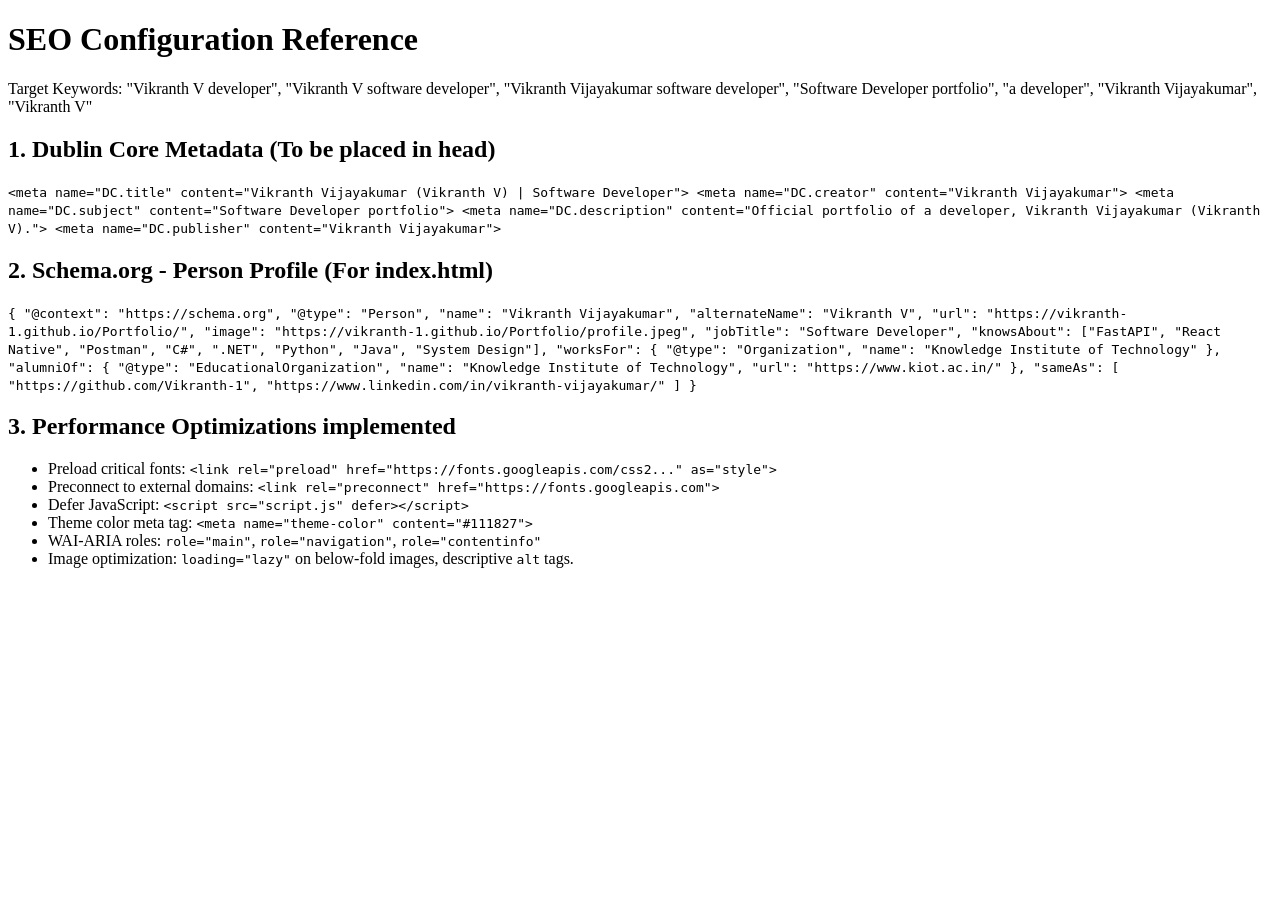
<file: seo.html>
<!DOCTYPE html>
<!-- 
  This is a hidden SEO reference and configuration file. 
  It is not meant to be publicly linked or visited by users.
  It stores reference schemas, JSON-LD data, and meta tag templates for Vikranth Vijayakumar's portfolio.
-->
<html lang="en">
<head>
    <meta charset="UTF-8">
    <title>SEO Reference & Configuration</title>
    <meta name="robots" content="noindex, nofollow">
</head>
<body>
    <h1>SEO Configuration Reference</h1>
    <p>Target Keywords: "Vikranth V developer", "Vikranth V software developer", "Vikranth Vijayakumar software developer", "Software Developer portfolio", "a developer", "Vikranth Vijayakumar", "Vikranth V"</p>

    <h2>1. Dublin Core Metadata (To be placed in head)</h2>
    <code>
        &lt;meta name="DC.title" content="Vikranth Vijayakumar (Vikranth V) | Software Developer"&gt;
        &lt;meta name="DC.creator" content="Vikranth Vijayakumar"&gt;
        &lt;meta name="DC.subject" content="Software Developer portfolio"&gt;
        &lt;meta name="DC.description" content="Official portfolio of a developer, Vikranth Vijayakumar (Vikranth V)."&gt;
        &lt;meta name="DC.publisher" content="Vikranth Vijayakumar"&gt;
    </code>

    <h2>2. Schema.org - Person Profile (For index.html)</h2>
    <code>
    {
      "@context": "https://schema.org",
      "@type": "Person",
      "name": "Vikranth Vijayakumar",
      "alternateName": "Vikranth V",
      "url": "https://vikranth-1.github.io/Portfolio/",
      "image": "https://vikranth-1.github.io/Portfolio/profile.jpeg",
      "jobTitle": "Software Developer",
      "knowsAbout": ["FastAPI", "React Native", "Postman", "C#", ".NET", "Python", "Java", "System Design"],
      "worksFor": {
        "@type": "Organization",
        "name": "Knowledge Institute of Technology"
      },
      "alumniOf": {
        "@type": "EducationalOrganization",
        "name": "Knowledge Institute of Technology",
        "url": "https://www.kiot.ac.in/"
      },
      "sameAs": [
        "https://github.com/Vikranth-1",
        "https://www.linkedin.com/in/vikranth-vijayakumar/"
      ]
    }
    </code>

    <h2>3. Performance Optimizations implemented</h2>
    <ul>
        <li>Preload critical fonts: <code>&lt;link rel="preload" href="https://fonts.googleapis.com/css2..." as="style"&gt;</code></li>
        <li>Preconnect to external domains: <code>&lt;link rel="preconnect" href="https://fonts.googleapis.com"&gt;</code></li>
        <li>Defer JavaScript: <code>&lt;script src="script.js" defer&gt;&lt;/script&gt;</code></li>
        <li>Theme color meta tag: <code>&lt;meta name="theme-color" content="#111827"&gt;</code></li>
        <li>WAI-ARIA roles: <code>role="main"</code>, <code>role="navigation"</code>, <code>role="contentinfo"</code></li>
        <li>Image optimization: <code>loading="lazy"</code> on below-fold images, descriptive <code>alt</code> tags.</li>
    </ul>
</body>
</html>
</file>
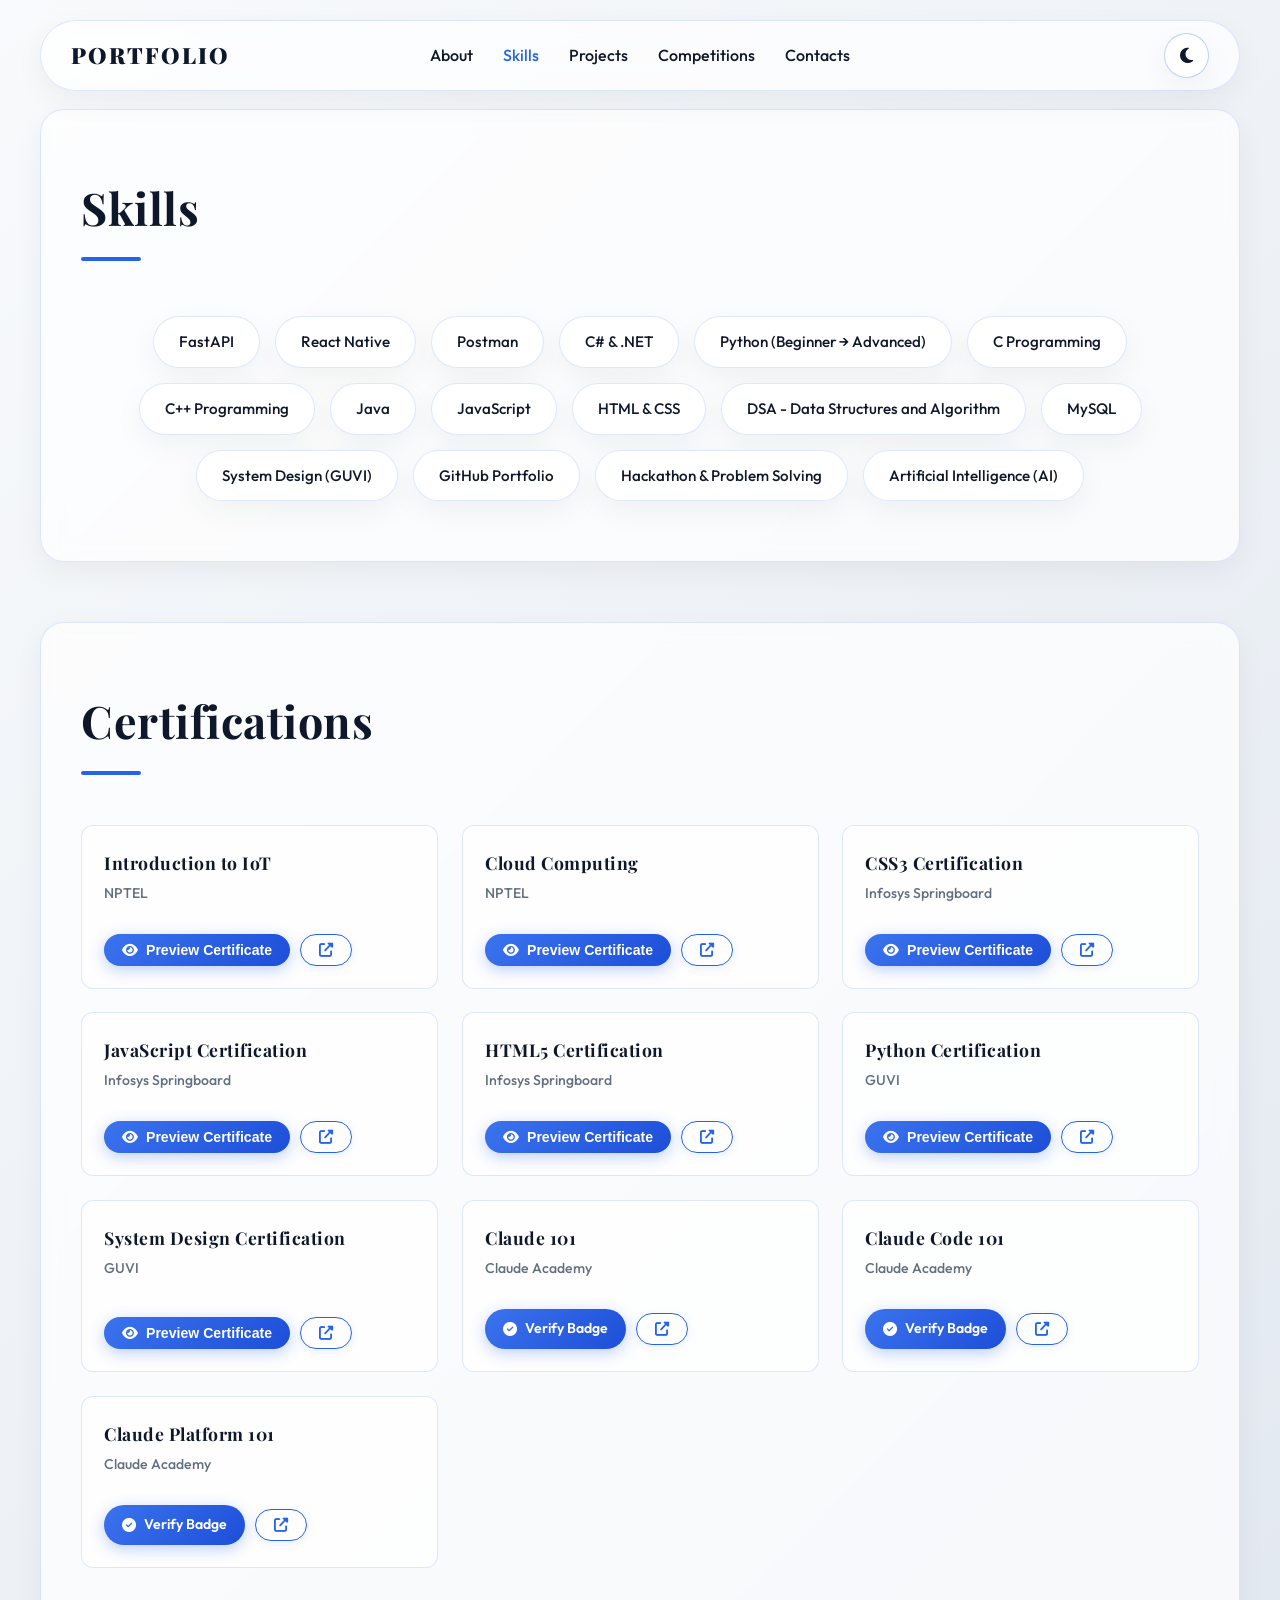
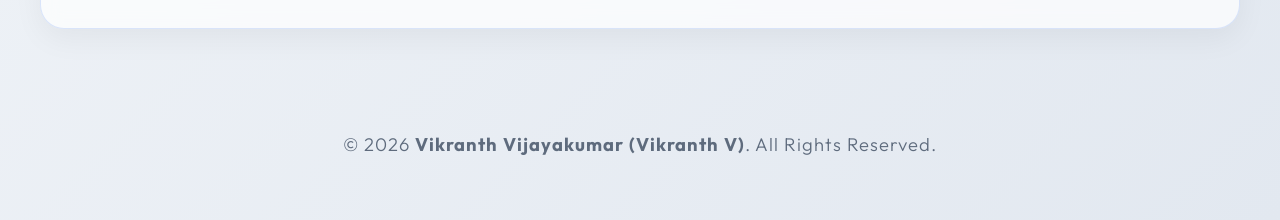
<file: skills.html>
<!DOCTYPE html>
<html lang="en" data-theme="dark">

<head>
  <meta charset="UTF-8">
  <meta name="viewport" content="width=device-width, initial-scale=1.0">
  <title>Vikranth Vijayakumar (Vikranth V) | Skills & Certifications | Software Developer Portfolio</title>

  <!-- Essential SEO Metadata -->
  <meta name="description" content="Technical skills and professional certifications of a developer, Vikranth Vijayakumar (Vikranth V), including FastAPI, React Native, Postman, C# & .NET, Python, Java, JavaScript, Web Development, NPTEL, and Infosys Springboard certifications.">
  <meta name="keywords" content="Vikranth V developer, Vikranth V software developer, Software Developer portfolio, Vikranth Vijayakumar software developer, a developer, FastAPI, React Native, Postman, C#, .NET, Vikranth V Skills, Technical Certifications, Python, Web Development, System Design">
  <meta name="author" content="Vikranth Vijayakumar">
  <meta name="robots" content="index, follow">
  <meta name="theme-color" content="#111827">

  <!-- Dublin Core Metadata -->
  <meta name="DC.title" content="Vikranth Vijayakumar (Vikranth V) | Skills & Certifications">
  <meta name="DC.creator" content="Vikranth Vijayakumar">
  <meta name="DC.subject" content="Software Developer portfolio">
  <meta name="DC.description" content="Technical skills and professional certifications of a developer, Vikranth Vijayakumar (Vikranth V).">
  <meta name="DC.publisher" content="Vikranth Vijayakumar">

  <link rel="canonical" href="https://vikranth-1.github.io/Portfolio/skills.html">

  <!-- Open Graph Metadata -->
  <meta property="og:type" content="website">
  <meta property="og:url" content="https://vikranth-1.github.io/Portfolio/skills.html">
  <meta property="og:title" content="Vikranth Vijayakumar (Vikranth V) | Skills & Certifications">
  <meta property="og:description" content="Technical skills and professional certifications of Vikranth V, including expertise in FastAPI, React Native, C# & .NET, Postman, and achievements in NPTEL, Infosys Springboard, and GUVI.">
  <meta property="og:image" content="https://vikranth-1.github.io/Portfolio/profile.jpeg">
  <meta property="og:site_name" content="Vikranth Vijayakumar Portfolio">

  <!-- Twitter Card Metadata -->
  <meta name="twitter:card" content="summary_large_image">
  <meta name="twitter:title" content="Vikranth Vijayakumar (Vikranth V) | Skills & Certifications">
  <meta name="twitter:description" content="Technical skills and professional certifications of Vikranth V, including expertise in FastAPI, React Native, C# & .NET, Postman, and achievements in NPTEL, Infosys Springboard, and GUVI.">
  <meta name="twitter:image" content="https://vikranth-1.github.io/Portfolio/profile.jpeg">

  <!-- Google Fonts & Stylesheets -->
  <link href="https://fonts.googleapis.com/css2?family=Outfit:wght@300;400;500;600;700&family=Playfair+Display:wght@700;900&family=Inter:wght@400;500;600&display=swap" rel="stylesheet">
  <link rel="stylesheet" href="https://cdnjs.cloudflare.com/ajax/libs/font-awesome/6.4.0/css/all.min.css">
  <link rel="stylesheet" href="style.css">
</head>

<body>
  <!-- Navigation Bar -->
  <nav class="navbar" role="navigation" aria-label="Main Navigation">
    <div class="nav-container">
      <a href="index.html" class="nav-logo" aria-label="Portfolio Home">PORTFOLIO</a>
      <div class="nav-menu" id="nav-menu" role="menubar">
        <a href="index.html" class="nav-link" role="menuitem">About</a>
        <a href="skills.html" class="nav-link" role="menuitem">Skills</a>
        <a href="projects.html" class="nav-link" role="menuitem">Projects</a>
        <a href="competitions.html" class="nav-link" role="menuitem">Competitions</a>
        <a href="contact.html" class="nav-link" role="menuitem">Contacts</a>
      </div>
      <div class="nav-controls">
        <button id="darkModeToggle" class="dark-mode-toggle" aria-label="Toggle theme" type="button">
          <i class="fas fa-moon" aria-hidden="true"></i>
        </button>
      </div>
      <div class="hamburger" id="hamburger" role="button" aria-label="Toggle menu navigation" aria-expanded="false" tabindex="0">
        <span class="bar"></span>
        <span class="bar"></span>
        <span class="bar"></span>
      </div>
    </div>
  </nav>

  <!-- Main Semantic Page Content -->
  <main class="page-content" role="main">
    <br><br><br><br>
    <section id="skills" class="skills fade-in card-hover-glow" aria-labelledby="skills-heading">
      <h2 id="skills-heading">Skills</h2>
      <div class="skills-list">
        <div>FastAPI</div>
        <div>React Native</div>
        <div>Postman</div>
        <div>C# & .NET</div>
        <div>Python (Beginner &rarr; Advanced)</div>
        <div>C Programming</div>
        <div>C++ Programming</div>
        <div>Java</div>
        <div>JavaScript</div>
        <div>HTML & CSS</div>
        <div>DSA - Data Structures and Algorithm</div>
        <div>MySQL</div>
        <div>System Design (GUVI)</div>
        <div>GitHub Portfolio</div>
        <div>Hackathon & Problem Solving</div>
        <div>Artificial Intelligence (AI)</div>
      </div>
    </section>

    <!-- Certifications Section (Responsive Grid View with Inline PDF) -->
    <section id="certifications" class="skills fade-in card-hover-glow" aria-labelledby="certifications-heading">
      <h2 id="certifications-heading">Certifications</h2>
      
      <div class="certs-grid">

        <!-- 1. IoT (NPTEL) -->
        <div class="cert-card">
          <div class="cert-card-header">
            <div class="cert-card-info">
              <h3>Introduction to IoT</h3>
              <p class="cert-issuer">NPTEL</p>
            </div>
          </div>
          <div class="cert-card-actions">
            <button type="button" class="btn-preview-inline" data-pdf="certificates/NPTEL-IoT.pdf" aria-label="Preview IoT NPTEL Certificate Inline">
              <i class="fas fa-eye" aria-hidden="true"></i> <span class="btn-text">Preview Certificate</span>
            </button>
            <a href="certificates/NPTEL-IoT.pdf" target="_blank" rel="noopener noreferrer" class="btn-open-new" aria-label="Open IoT NPTEL Certificate in new tab">
              <i class="fas fa-external-link-alt" aria-hidden="true"></i>
            </a>
          </div>
          <div class="pdf-preview-container"></div>
        </div>

        <!-- 2. Cloud Computing (NPTEL) -->
        <div class="cert-card">
          <div class="cert-card-header">
            <div class="cert-card-info">
              <h3>Cloud Computing</h3>
              <p class="cert-issuer">NPTEL</p>
            </div>
          </div>
          <div class="cert-card-actions">
            <button type="button" class="btn-preview-inline" data-pdf="certificates/NPTEL-CLOUD COMPUTING.pdf" aria-label="Preview Cloud Computing NPTEL Certificate Inline">
              <i class="fas fa-eye" aria-hidden="true"></i> <span class="btn-text">Preview Certificate</span>
            </button>
            <a href="certificates/NPTEL-CLOUD COMPUTING.pdf" target="_blank" rel="noopener noreferrer" class="btn-open-new" aria-label="Open Cloud Computing Certificate in new tab">
              <i class="fas fa-external-link-alt" aria-hidden="true"></i>
            </a>
          </div>
          <div class="pdf-preview-container"></div>
        </div>

        <!-- 3. CSS3 (Infosys Springboard) -->
        <div class="cert-card">
          <div class="cert-card-header">
            <div class="cert-card-info">
              <h3>CSS3 Certification</h3>
              <p class="cert-issuer">Infosys Springboard</p>
            </div>
          </div>
          <div class="cert-card-actions">
            <button type="button" class="btn-preview-inline" data-pdf="certificates/infosys springboard CSS3.pdf" aria-label="Preview CSS3 Infosys Certificate Inline">
              <i class="fas fa-eye" aria-hidden="true"></i> <span class="btn-text">Preview Certificate</span>
            </button>
            <a href="certificates/infosys springboard CSS3.pdf" target="_blank" rel="noopener noreferrer" class="btn-open-new" aria-label="Open CSS3 Certificate in new tab">
              <i class="fas fa-external-link-alt" aria-hidden="true"></i>
            </a>
          </div>
          <div class="pdf-preview-container"></div>
        </div>

        <!-- 4. JavaScript (Infosys Springboard) -->
        <div class="cert-card">
          <div class="cert-card-header">
            <div class="cert-card-info">
              <h3>JavaScript Certification</h3>
              <p class="cert-issuer">Infosys Springboard</p>
            </div>
          </div>
          <div class="cert-card-actions">
            <button type="button" class="btn-preview-inline" data-pdf="certificates/infosys springboard javascript.pdf" aria-label="Preview JavaScript Infosys Certificate Inline">
              <i class="fas fa-eye" aria-hidden="true"></i> <span class="btn-text">Preview Certificate</span>
            </button>
            <a href="certificates/infosys springboard javascript.pdf" target="_blank" rel="noopener noreferrer" class="btn-open-new" aria-label="Open JavaScript Certificate in new tab">
              <i class="fas fa-external-link-alt" aria-hidden="true"></i>
            </a>
          </div>
          <div class="pdf-preview-container"></div>
        </div>

        <!-- 5. HTML5 (Infosys Springboard) -->
        <div class="cert-card">
          <div class="cert-card-header">
            <div class="cert-card-info">
              <h3>HTML5 Certification</h3>
              <p class="cert-issuer">Infosys Springboard</p>
            </div>
          </div>
          <div class="cert-card-actions">
            <button type="button" class="btn-preview-inline" data-pdf="certificates/infosys springboard HTML5.pdf" aria-label="Preview HTML5 Infosys Certificate Inline">
              <i class="fas fa-eye" aria-hidden="true"></i> <span class="btn-text">Preview Certificate</span>
            </button>
            <a href="certificates/infosys springboard HTML5.pdf" target="_blank" rel="noopener noreferrer" class="btn-open-new" aria-label="Open HTML5 Certificate in new tab">
              <i class="fas fa-external-link-alt" aria-hidden="true"></i>
            </a>
          </div>
          <div class="pdf-preview-container"></div>
        </div>

        <!-- 6. Python (GUVI) -->
        <div class="cert-card">
          <div class="cert-card-header">
            <div class="cert-card-info">
              <h3>Python Certification</h3>
              <p class="cert-issuer">GUVI</p>
            </div>
          </div>
          <div class="cert-card-actions">
            <button type="button" class="btn-preview-inline" data-pdf="certificates/Certificate for Python.pdf" aria-label="Preview Python GUVI Certificate Inline">
              <i class="fas fa-eye" aria-hidden="true"></i> <span class="btn-text">Preview Certificate</span>
            </button>
            <a href="certificates/Certificate for Python.pdf" target="_blank" rel="noopener noreferrer" class="btn-open-new" aria-label="Open Python Certificate in new tab">
              <i class="fas fa-external-link-alt" aria-hidden="true"></i>
            </a>
          </div>
          <div class="pdf-preview-container"></div>
        </div>

        <!-- 7. System Design (GUVI) -->
        <div class="cert-card">
          <div class="cert-card-header">
            <div class="cert-card-info">
              <h3>System Design Certification</h3>
              <p class="cert-issuer">GUVI</p>
            </div>
          </div>
          <div class="cert-card-actions">
            <button type="button" class="btn-preview-inline" data-pdf="certificates/Certificate for system design.pdf" aria-label="Preview System Design GUVI Certificate Inline">
              <i class="fas fa-eye" aria-hidden="true"></i> <span class="btn-text">Preview Certificate</span>
            </button>
            <a href="certificates/Certificate for system design.pdf" target="_blank" rel="noopener noreferrer" class="btn-open-new" aria-label="Open System Design Certificate in new tab">
              <i class="fas fa-external-link-alt" aria-hidden="true"></i>
            </a>
          </div>
        </div>

        <!-- 8. Claude 101 -->
        <div class="cert-card">
          <div class="cert-card-header">
            <div class="cert-card-info">
              <h3>Claude 101</h3>
              <p class="cert-issuer">Claude Academy</p>
            </div>
          </div>
          <div class="cert-card-actions">
            <a href="https://academy.claude.com/verify/806c9dad49205ee682686751affc2941" target="_blank" rel="noopener noreferrer" class="btn-preview-inline" aria-label="Verify Claude 101 Certificate Badge">
              <i class="fas fa-check-circle" aria-hidden="true"></i> <span class="btn-text">Verify Badge</span>
            </a>
            <a href="https://academy.claude.com/verify/806c9dad49205ee682686751affc2941" target="_blank" rel="noopener noreferrer" class="btn-open-new" aria-label="Open Claude 101 Certificate in new tab">
              <i class="fas fa-external-link-alt" aria-hidden="true"></i>
            </a>
          </div>
        </div>

        <!-- 9. Claude Code 101 -->
        <div class="cert-card">
          <div class="cert-card-header">
            <div class="cert-card-info">
              <h3>Claude Code 101</h3>
              <p class="cert-issuer">Claude Academy</p>
            </div>
          </div>
          <div class="cert-card-actions">
            <a href="https://academy.claude.com/verify/9ce28a7810df6c2d30df40d1ae8d099d" target="_blank" rel="noopener noreferrer" class="btn-preview-inline" aria-label="Verify Claude Code 101 Certificate Badge">
              <i class="fas fa-check-circle" aria-hidden="true"></i> <span class="btn-text">Verify Badge</span>
            </a>
            <a href="https://academy.claude.com/verify/9ce28a7810df6c2d30df40d1ae8d099d" target="_blank" rel="noopener noreferrer" class="btn-open-new" aria-label="Open Claude Code 101 Certificate in new tab">
              <i class="fas fa-external-link-alt" aria-hidden="true"></i>
            </a>
          </div>
        </div>

        <!-- 10. Claude Platform 101 -->
        <div class="cert-card">
          <div class="cert-card-header">
            <div class="cert-card-info">
              <h3>Claude Platform 101</h3>
              <p class="cert-issuer">Claude Academy</p>
            </div>
          </div>
          <div class="cert-card-actions">
            <a href="https://academy.claude.com/verify/7946fb62879cf601dce90747149cf233" target="_blank" rel="noopener noreferrer" class="btn-preview-inline" aria-label="Verify Claude Platform 101 Certificate Badge">
              <i class="fas fa-check-circle" aria-hidden="true"></i> <span class="btn-text">Verify Badge</span>
            </a>
            <a href="https://academy.claude.com/verify/7946fb62879cf601dce90747149cf233" target="_blank" rel="noopener noreferrer" class="btn-open-new" aria-label="Open Claude Platform 101 Certificate in new tab">
              <i class="fas fa-external-link-alt" aria-hidden="true"></i>
            </a>
          </div>
        </div>

      </div>
    </section>

    <footer role="contentinfo">
      <p>&copy; <span id="copyright-year"></span> <strong>Vikranth Vijayakumar (Vikranth V)</strong>. All Rights Reserved.</p>
    </footer>
  </main>

  <script src="script.js" defer></script>
</body>
</html>
</file>
<file: style.css>
:root {
  /* Common */
  --font-main: 'Outfit', sans-serif;
  --font-heading: 'Playfair Display', serif;
  --transition-smooth: all 0.5s cubic-bezier(0.4, 0, 0.2, 1);
}

:root[data-theme="light"],
:root {
  --bg-gradient: linear-gradient(135deg, #f8fafc 0%, #e2e8f0 100%);
  --bg-card: #ffffff;
  --accent: #2563eb;
  --accent-hover: #1d4ed8;
  --text-main: #0f172a;
  --text-muted: #475569;
  --glass-bg: rgba(255, 255, 255, 0.7);
  --glass-border: rgba(37, 99, 235, 0.15);
  --shadow-luxury: 0 10px 30px rgba(0, 0, 0, 0.05);
  --shadow-glow: 0 0 20px rgba(37, 99, 235, 0.15);
  --primary-white: #ffffff;

  --accent-rgb: 37, 99, 235;
}

:root[data-theme="dark"] {
  --bg-gradient: linear-gradient(135deg, #0b0f19 0%, #111827 100%);
  --bg-card: #111827;
  --accent: #e11d48;
  --accent-hover: #be123c;
  --text-main: #f1f5f9;
  --text-muted: #94a3b8;
  --glass-bg: rgba(17, 24, 39, 0.7);
  --glass-border: rgba(255, 255, 255, 0.08);
  --shadow-luxury: 0 15px 40px rgba(0, 0, 0, 0.4);
  --shadow-glow: 0 0 20px rgba(225, 29, 72, 0.15);
  --primary-white: #111827;

  --accent-rgb: 225, 29, 72;
}

:root[data-theme="light"],
:root {
  --bg-gradient: linear-gradient(135deg, #f8fafc 0%, #e2e8f0 100%);
  --bg-card: #ffffff;
  --accent: #2563eb;
  --accent-hover: #1d4ed8;
  --text-main: #0f172a;
  --text-muted: #475569;
  --glass-bg: rgba(255, 255, 255, 0.7);
  --glass-border: rgba(37, 99, 235, 0.15);
  --shadow-luxury: 0 10px 30px rgba(0, 0, 0, 0.05);
  --shadow-glow: 0 0 20px rgba(37, 99, 235, 0.15);
  --primary-white: #ffffff;

  --accent-rgb: 37, 99, 235;
}

:root[data-theme="dark"] {
  --bg-gradient: linear-gradient(135deg, #0b0f19 0%, #111827 100%);
  --bg-card: #111827;
  --accent: #e11d48;
  --accent-hover: #be123c;
  --text-main: #f1f5f9;
  --text-muted: #94a3b8;
  --glass-bg: rgba(17, 24, 39, 0.7);
  --glass-border: rgba(255, 255, 255, 0.08);
  --shadow-luxury: 0 15px 40px rgba(0, 0, 0, 0.4);
  --shadow-glow: 0 0 20px rgba(225, 29, 72, 0.15);
  --primary-white: #111827;

  --accent-rgb: 225, 29, 72;
}

/* Reset & Base */
* {
  margin: 0;
  padding: 0;
  box-sizing: border-box;
}

html {
  scroll-behavior: smooth;
}

body {
  font-family: var(--font-main);
  line-height: 1.7;
  background: var(--bg-gradient);
  color: var(--text-main);
  transition: var(--transition-smooth);
}

/* Dark Mode Styles */

/* Fade transition for page content */
body .page-content {
  transition: opacity 0.5s ease;
}

body.mode-switching {
  animation: modeTransition 0.8s ease-in-out;
}

@keyframes modeTransition {

  0%,
  100% {
    filter: none;
  }

  50% {
    filter: brightness(1.1) contrast(1.1);
  }
}

a {
  text-decoration: none;
  color: var(--accent);
  transition: all 0.3s ease;
}

a:hover {
  filter: brightness(1.2);
}

img {
  max-width: 100%;
  display: block;
  border-radius: 12px;
  box-shadow: var(--shadow-luxury);
}

section {
  padding: 100px 20px;
  max-width: 1200px;
  margin: 0 auto;
  position: relative;
}

h1,
h2,
h3 {
  font-family: var(--font-heading);
  margin-bottom: 25px;
  font-weight: 700;
  letter-spacing: 0.5px;
}

h1 {
  font-size: 4rem;
  background: linear-gradient(45deg, var(--accent), #C08552, var(--accent));
  background-size: 200% auto;
  -webkit-background-clip: text;
  -webkit-text-fill-color: transparent;
  background-clip: text;
  animation: shine 5s linear infinite;
}

@keyframes shine {
  to {
    background-position: 200% center;
  }
}

h2 {
  font-size: 2.8rem;
  padding-bottom: 15px;
  position: relative;
  display: inline-block;
}

h2::after {
  content: '';
  position: absolute;
  bottom: 0;
  left: 0;
  width: 60px;
  height: 4px;
  background: var(--accent);
  border-radius: 2px;
  transition: var(--transition-smooth);
}

p {
  margin-bottom: 20px;
  font-size: 1.15rem;
  opacity: 0.85;
  font-weight: 300;
}

/* Dark Mode Toggle Button */
.dark-mode-toggle {
  background: var(--glass-bg);
  border: 1px solid var(--glass-border);
  border-radius: 50%;
  width: 45px;
  height: 45px;
  cursor: pointer;
  display: flex;
  align-items: center;
  justify-content: center;
  font-size: 1.1rem;
  color: var(--text-main);
  box-shadow: var(--shadow-luxury);
  transition: var(--transition-smooth);
  position: relative;
  overflow: hidden;
  backdrop-filter: blur(8px);
}

.dark-mode-toggle::before {
  content: '';
  position: absolute;
  top: -50%;
  left: -60%;
  width: 15px;
  height: 200%;
  background: rgba(255, 255, 255, 0.3);
  transform: rotate(25deg);
  transition: all 0.6s;
}

.dark-mode-toggle:hover::before {
  left: 120%;
}

.dark-mode-toggle:hover {
  transform: scale(1.1) rotate(15deg);
}

/* Animation for switching modes */
.mode-switching {
  animation: modeSwitch 0.6s ease-in-out;
}

@keyframes modeSwitch {
  0% {
    transform: scale(1) rotate(0deg);
  }

  25% {
    transform: scale(1.2) rotate(10deg);
  }

  50% {
    transform: scale(1.1) rotate(-10deg);
  }

  75% {
    transform: scale(1.2) rotate(5deg);
  }

  100% {
    transform: scale(1) rotate(0deg);
  }
}

/* Dark mode specific styles for the toggle */

/* Header / Hero */
header {
  display: flex;
  flex-direction: column;
  align-items: center;
  justify-content: center;
  text-align: center;
  gap: 40px;
  padding: 120px 50px;
  background: var(--glass-bg);
  border-radius: 30px;
  border: 1px solid var(--glass-border);
  box-shadow: var(--shadow-luxury);
  margin-top: 100px;
  backdrop-filter: blur(10px);
  position: relative;
  overflow: hidden;
}

header::before {
  content: '';
  position: absolute;
  top: -50%;
  left: -50%;
  width: 200%;
  height: 200%;
  background: radial-gradient(circle, rgba(var(--accent-rgb), 0.08) 0%, transparent 70%);
  z-index: 0;
  pointer-events: none;
}

.profile-pic {
  position: relative;
  z-index: 1;
}

header img {
  width: 200px;
  height: 200px;
  border-radius: 50%;
  object-fit: cover;
  border: 4px solid var(--accent);
  padding: 5px;
  background: var(--primary-white);
  box-shadow: var(--shadow-glow);
  transition: var(--transition-smooth);
}

header img:hover {
  transform: scale(1.05) rotate(5deg);
}

.navbar {
  position: fixed;
  top: 20px;
  left: 50%;
  transform: translateX(-50%);
  width: 95%;
  max-width: 1200px;
  background: var(--glass-bg);
  backdrop-filter: blur(15px);
  -webkit-backdrop-filter: blur(15px);
  z-index: 1000;
  padding: 12px 0;
  border: 1px solid var(--glass-border);
  border-radius: 100px;
  transition: var(--transition-smooth);
  box-shadow: var(--shadow-luxury);
}

.navbar:hover {
  border-color: var(--accent);
}

.nav-container {
  max-width: 1200px;
  margin: 0 auto;
  display: grid;
  grid-template-columns: 1fr auto 1fr;
  align-items: center;
  padding: 0 30px;
  width: 100%;
}

.nav-logo {
  justify-self: start;
  font-family: var(--font-heading);
  font-size: 1.4rem;
  font-weight: 900;
  color: var(--text-main);
  text-decoration: none;
  letter-spacing: 2px;
  position: relative;
}

.nav-menu {
  justify-self: center;
  display: flex;
  gap: 30px;
  align-items: center;
}

.nav-link {
  font-weight: 500;
  color: var(--text-main);
  font-size: 1rem;
  display: flex;
  align-items: center;
  gap: 8px;
}

.nav-link:hover,
.nav-link.active {
  color: var(--accent) !important;
}

.nav-controls {
  justify-self: end;
  display: flex;
  align-items: center;
}

.dark-mode-toggle {
  background: var(--glass-bg);
  border: 1px solid var(--glass-border);
  border-radius: 50%;
  width: 45px;
  height: 45px;
  cursor: pointer;
  display: flex;
  align-items: center;
  justify-content: center;
  font-size: 1.1rem;
  color: var(--text-main);
  box-shadow: var(--shadow-luxury);
  transition: var(--transition-smooth);
  position: relative;
  overflow: hidden;
  backdrop-filter: blur(8px);
  border: 1px solid rgba(var(--accent-rgb), 0.3);
  /* Subtle gold border for glass effect */
}

.hero-content {
  position: relative;
  z-index: 1;
  max-width: 800px;
}

.hero-content h1 {
  margin-bottom: 20px;
}

.hero-content p {
  color: var(--text-muted);
  font-size: 1.2rem;
}

.hero-icon {
  width: 1em;
  height: 1em;
  vertical-align: -0.125em;
  stroke-width: 2.5;
  color: var(--accent);
}

.hero-buttons {
  display: flex;
  gap: 20px;
  justify-content: center;
  position: relative;
  z-index: 1;
}

.btn-resume,
.btn-contact {
  padding: 14px 35px;
  border-radius: 50px;
  font-weight: 600;
  font-size: 1rem;
  letter-spacing: 1px;
  transition: var(--transition-smooth);
  display: inline-flex;
  align-items: center;
  gap: 12px;
}

/* Sections & Cards */
.about,
.skills,
.projects,
.contact,
.notes {
  background: var(--glass-bg);
  margin-bottom: 60px;
  border-radius: 24px;
  padding: 60px 40px;
  box-shadow: var(--shadow-luxury);
  border: 1px solid var(--glass-border);
  backdrop-filter: blur(10px);
  transition: var(--transition-smooth);
}

.bubble {
  background: rgba(192, 133, 82, 0.05);
  border-radius: 20px;
  padding: 30px;
  margin-bottom: 30px;
  border: 1px solid rgba(192, 133, 82, 0.1);
  transition: var(--transition-smooth);
}

.bubble:hover {
  background: rgba(192, 133, 82, 0.08);
  transform: translateX(10px);
}

/* Skills Cloud/Grid */
.skills-list {
  display: flex;
  flex-wrap: wrap;
  gap: 15px;
  justify-content: center;
  margin-top: 30px;
}

.skills-list div {
  background: var(--primary-white);
  padding: 12px 25px;
  border-radius: 50px;
  font-weight: 500;
  font-size: 0.95rem;
  transition: var(--transition-smooth);
  border: 1px solid var(--glass-border);
  color: var(--text-main);
  box-shadow: var(--shadow-luxury);
  display: flex;
  align-items: center;
  gap: 10px;
}

.skills-list div:hover {
  transform: scale(1.1);
  border-color: var(--accent);
  color: var(--accent);
  box-shadow: var(--shadow-glow);
}

/* Premium Cards (Projects & Competitions) */
.competitions-grid,
.projects-container {
  display: grid;
  grid-template-columns: repeat(auto-fit, minmax(300px, 1fr));
  gap: 25px;
  margin-top: 30px;
}

.projects-container {
  display: flex;
  flex-direction: column;
}

.competition-card,
.project-tile {
  will-change: transform, box-shadow, border-color;
  background: var(--primary-white);
  padding: 30px;
  border-radius: 20px;
  border: 1px solid var(--glass-border);
  transition: var(--transition-smooth);
  box-shadow: var(--shadow-luxury);
  position: relative;
  overflow: hidden;
}

.competition-card:hover,
.project-tile:hover {
  transform: translateY(-10px);
  border-color: var(--accent);
  box-shadow: var(--shadow-glow);
}

.project-tile h3,
.competition-card h3 {
  font-family: var(--font-heading);
  font-size: 1.4rem;
  margin-bottom: 15px;
  color: var(--accent);
}

.read-more-btn {
  margin: 40px auto 0;
  padding: 12px 30px;
  background: transparent;
  color: var(--accent);
  border: 1px solid var(--accent);
  border-radius: 50px;
  cursor: pointer;
  font-weight: 600;
  transition: var(--transition-smooth);
  display: flex;
  align-items: center;
  gap: 10px;
}

.read-more-btn:hover {
  background: var(--accent);
  color: var(--primary-white);
  transform: translateY(-3px);
}

/* Contact & Notes Buttons */
.contact-buttons {
  display: flex;
  flex-wrap: wrap;
  gap: 15px;
  justify-content: center;
  margin-top: 30px;
}

.contact-buttons a {
  padding: 12px 25px;
  background: var(--primary-white);
  color: var(--text-main);
  border-radius: 50px;
  font-weight: 500;
  transition: var(--transition-smooth);
  border: 1px solid var(--glass-border);
  display: inline-flex;
  align-items: center;
  gap: 10px;
  box-shadow: var(--shadow-luxury);
}

.contact-buttons a:hover {
  background: var(--accent);
  color: var(--primary-white);
  border-color: var(--accent);
  transform: translateY(-5px);
}

/* Footer */
footer {
  text-align: center;
  padding: 40px;
  color: var(--text-muted);
  font-size: 0.9rem;
  letter-spacing: 1px;
}

/* Hamburger & Mobile Menu */
.hamburger {
  display: none;
  cursor: pointer;
  flex-direction: column;
  gap: 5px;
  padding: 10px;
}

.bar {
  width: 25px;
  height: 2px;
  background: var(--text-main);
  transition: var(--transition-smooth);
}

@media screen and (max-width: 768px) {
  .nav-container {
    display: flex;
    justify-content: space-between;
    align-items: center;
    padding: 0 20px;
  }

  .nav-controls {
    display: flex;
    align-items: center;
    gap: 10px;
  }

  .hamburger {
    display: flex;
    padding: 5px;
  }

  .nav-menu {
    position: fixed;
    top: 0;
    right: -100%;
    width: 100%;
    height: 100vh;
    background: var(--glass-bg);
    backdrop-filter: blur(25px);
    -webkit-backdrop-filter: blur(25px);
    flex-direction: column;
    justify-content: center;
    align-items: center;
    gap: 40px;
    transition: 0.6s cubic-bezier(0.77, 0.2, 0.05, 1.0);
    z-index: 1000;
  }

  .nav-menu.active {
    right: 0;
  }

  .nav-link {
    font-size: 1.5rem;
    font-family: var(--font-heading);
    letter-spacing: 2px;
  }

  .dark-mode-toggle {
    margin: 0;
    position: relative;
    z-index: 1001;
  }

  .hamburger {
    z-index: 1002;
  }

  .hamburger.active .bar:nth-child(1) {
    transform: translateY(7px) rotate(45deg);
  }

  .hamburger.active .bar:nth-child(2) {
    opacity: 0;
  }

  .hamburger.active .bar:nth-child(3) {
    transform: translateY(-7px) rotate(-45deg);
  }

  h1 {
    font-size: 2.5rem;
  }

  h2 {
    font-size: 2.2rem;
  }

  header {
    padding: 80px 30px;
    margin-top: 80px;
  }
}

/* Animations */
.fade-in,
.slide-in-left,
.slide-in-right,
.scale-in {
  opacity: 0;
  transition: opacity 1s ease-out, transform 1s cubic-bezier(0.17, 0.67, 0.83, 0.67);
}

.fade-in {
  transform: translateY(30px);
}

.slide-in-left {
  transform: translateX(-50px);
}

.slide-in-right {
  transform: translateX(50px);
}

.scale-in {
  transform: scale(0.9);
}

.appear {
  opacity: 1;
  transform: translate(0) scale(1);
}

/* Hidden competitions */
#more-competitions {
  display: none;
}

#more-competitions.show {
  display: contents;
}

/* Certifications Section Styling */
.certs-container {
  display: grid;
  grid-template-columns: 260px 1fr;
  gap: 40px;
  align-items: start;
  margin-top: 40px;
}

.cert-tabs {
  display: flex;
  flex-direction: column;
  gap: 15px;
  position: sticky;
  top: 100px;
}

.cert-tab-btn {
  will-change: transform, box-shadow, border-color;
  background: var(--primary-white);
  border: 1px solid var(--glass-border);
  color: var(--text-main);
  padding: 16px 20px;
  border-radius: 16px;
  cursor: pointer;
  display: flex;
  align-items: center;
  gap: 14px;
  font-family: var(--font-main);
  font-weight: 600;
  font-size: 0.95rem;
  text-align: left;
  box-shadow: var(--shadow-luxury);
  transition: var(--transition-smooth);
}

.cert-tab-btn:hover {
  transform: translateY(-3px);
  border-color: var(--accent);
  color: var(--accent);
  box-shadow: var(--shadow-glow);
}

.cert-tab-btn.active {
  border-color: var(--accent);
  background: linear-gradient(135deg, rgba(var(--accent-rgb), 0.08) 0%, rgba(192, 133, 82, 0.04) 100%);
  color: var(--accent);
  box-shadow: var(--shadow-glow);
  position: relative;
}

.cert-tab-btn .tab-icon {
  font-size: 1.3rem;
}

.cert-tab-btn .tab-label {
  line-height: 1.2;
}

/* Certificate Panels Container */
.cert-content-panels {
  position: relative;
  min-height: 620px;
}

.cert-panel {
  display: none;
  flex-direction: column;
  gap: 16px;
  align-items: center;
  opacity: 0;
  transform: translateY(20px);
  transition: opacity 0.5s ease, transform 0.5s ease;
}

.cert-panel.active {
  display: flex;
  opacity: 1;
  transform: translateY(0);
}

/* Panel Animations */
@keyframes fadeInPanel {
  from {
    opacity: 0;
    transform: translateY(15px);
  }

  to {
    opacity: 1;
    transform: translateY(0);
  }
}

.cert-panel.active {
  animation: fadeInPanel 0.6s cubic-bezier(0.16, 1, 0.3, 1) forwards;
}

/* Certificate Text Details */
.cert-details h3 {
  font-size: 1.8rem;
  color: var(--text-main);
  line-height: 1.3;
  margin-bottom: 15px;
}

.cert-meta {
  display: flex;
  flex-wrap: wrap;
  gap: 20px;
  margin-bottom: 20px;
  font-size: 0.95rem;
  color: var(--text-muted);
}

.cert-meta span {
  display: flex;
  align-items: center;
  gap: 8px;
}

.cert-meta i {
  color: var(--accent);
}

.cert-description {
  font-size: 1.1rem;
  line-height: 1.6;
  margin-bottom: 30px;
  color: var(--text-main);
  opacity: 0.9;
}

.cert-skills-gained h4 {
  font-size: 1rem;
  font-weight: 600;
  margin-bottom: 12px;
  text-transform: uppercase;
  letter-spacing: 1px;
  color: var(--accent);
}

.skills-tags {
  display: flex;
  flex-wrap: wrap;
  gap: 10px;
}

.skills-tags span {
  background: rgba(var(--accent-rgb), 0.06);
  border: 1px solid rgba(var(--accent-rgb), 0.12);
  color: var(--accent);
  padding: 6px 14px;
  border-radius: 50px;
  font-size: 0.85rem;
  font-weight: 500;
  transition: var(--transition-smooth);
}

.skills-tags span:hover {
  transform: scale(1.05);
  background: rgba(var(--accent-rgb), 0.12);
}

/* PDF Certificate Preview */
.cert-preview {
  display: flex;
  flex-direction: column;
  align-items: center;
  gap: 15px;
  width: 100%;
}

.cert-iframe {
  width: 100%;
  height: 600px;
  border: 1px solid var(--glass-border);
  border-radius: 12px;
  box-shadow: var(--shadow-luxury);
  background: var(--primary-white);
  transition: var(--transition-smooth);
}

.view-pdf-btn {
  display: inline-flex;
  align-items: center;
  gap: 10px;
  padding: 12px 25px;
  border: 1px solid var(--accent);
  color: var(--accent);
  background: transparent;
  border-radius: 50px;
  font-size: 0.95rem;
  font-weight: 600;
  transition: var(--transition-smooth);
  cursor: pointer;
}

.view-pdf-btn:hover {
  background: var(--accent);
  color: var(--primary-white);
  transform: translateY(-2px);
  box-shadow: var(--shadow-glow);
}

/* Responsiveness for Certifications Section */
@media screen and (max-width: 992px) {
  .certs-container {
    grid-template-columns: 1fr;
    gap: 30px;
  }

  .cert-tabs {
    flex-direction: row;
    overflow-x: auto;
    white-space: nowrap;
    padding-bottom: 12px;
    top: 0;
    position: relative;
    scrollbar-width: thin;
    scrollbar-color: var(--accent) transparent;
  }

  .cert-tabs::-webkit-scrollbar {
    height: 4px;
  }

  .cert-tabs::-webkit-scrollbar-thumb {
    background-color: var(--accent);
    border-radius: 4px;
  }

  .cert-tab-btn {
    will-change: transform, box-shadow, border-color;
    padding: 12px 18px;
    font-size: 0.85rem;
  }

  .cert-panel {
    flex-direction: column;
    gap: 20px;
    min-height: auto;
  }

  .cert-iframe {
    height: 420px;
  }
}

@media screen and (max-width: 576px) {
  .cert-mockup {
    padding: 15px;
  }

  .cert-border {
    padding: 15px;
  }

  .cert-recipient {
    font-size: 1.4rem;
  }

  .cert-course-title {
    font-size: 1rem;
  }
}

/* Lucide Icons Sizing */
.cert-tab-btn svg.lucide {
  width: 20px;
  height: 20px;
  stroke-width: 2;
  display: inline-block;
  vertical-align: middle;
}

/* ============================================================
   COMPETITIONS PAGE — PRIZES & PARTICIPATIONS
   ============================================================ */

.comp-section-icon {
  margin-right: 10px;
  color: var(--accent);
}

.comp-section-subtitle {
  text-align: center;
  color: var(--text-muted);
  font-size: 1.05rem;
  margin-top: -10px;
  margin-bottom: 36px;
}

/* ---- PRIZE CARDS GRID ---- */
.prize-cards-grid {
  display: grid;
  grid-template-columns: repeat(auto-fill, minmax(340px, 1fr));
  gap: 30px;
}

.prize-card {
  will-change: transform, box-shadow, border-color;
  background: var(--glass-bg);
  border: 1px solid var(--glass-border);
  border-radius: 20px;
  box-shadow: var(--shadow-luxury);
  overflow: hidden;
  display: flex;
  flex-direction: column;
  transition: var(--transition-smooth);
}

.prize-card:hover {
  transform: translateY(-6px);
  box-shadow: var(--shadow-glow);
  border-color: var(--accent);
}

/* Prize badge */
.prize-badge {
  display: inline-flex;
  align-items: center;
  gap: 8px;
  padding: 10px 20px;
  font-weight: 700;
  font-size: 0.85rem;
  letter-spacing: 0.5px;
  text-transform: uppercase;
  background: linear-gradient(135deg, var(--accent), #c08552);
  color: #fff;
}

.prize-badge.silver {
  background: linear-gradient(135deg, #6b7280, #9ca3af);
}

.prize-badge.highlight {
  background: linear-gradient(135deg, #6366f1, #8b5cf6);
}

.prize-card-body {
  padding: 20px 22px;
  display: flex;
  flex-direction: column;
  flex: 1;
}

.prize-card-body h3 {
  font-size: 1.15rem;
  font-weight: 700;
  color: var(--text-main);
  margin-bottom: 5px;
  line-height: 1.3;
}

.prize-org {
  font-size: 0.85rem;
  color: var(--accent);
  font-weight: 600;
  margin-bottom: 10px;
}

.prize-desc {
  font-size: 0.92rem;
  color: var(--text-muted);
  line-height: 1.6;
  margin-bottom: 18px;
}

/* PDF preview inside prize card */
.prize-cert-preview {
  display: flex;
  flex-direction: column;
  align-items: center;
  gap: 12px;
  margin-top: auto;
}

.prize-iframe {
  width: 100%;
  height: 200px;
  border: 1px solid var(--glass-border);
  border-radius: 10px;
  background: var(--primary-white);
  pointer-events: none;
  transition: var(--transition-smooth);
}

.prize-view-btn {
  width: 100%;
  justify-content: center;
  font-size: 0.88rem;
  padding: 10px 18px;
}

/* ---- PARTICIPATION GRID ---- */
.participation-grid {
  display: flex;
  flex-direction: column;
  gap: 14px;
}

.participation-card {
  will-change: transform, box-shadow, border-color;
  display: flex;
  align-items: center;
  gap: 18px;
  padding: 16px 22px;
  background: var(--glass-bg);
  border: 1px solid var(--glass-border);
  border-radius: 14px;
  box-shadow: var(--shadow-luxury);
  transition: var(--transition-smooth);
}

.participation-card:hover {
  transform: translateX(6px);
  border-color: var(--accent);
  box-shadow: var(--shadow-glow);
}

.part-icon {
  width: 46px;
  height: 46px;
  min-width: 46px;
  border-radius: 12px;
  display: flex;
  align-items: center;
  justify-content: center;
  font-size: 1.1rem;
  background: rgba(var(--accent-rgb), 0.08);
  border: 1px solid rgba(var(--accent-rgb), 0.15);
  color: var(--accent);
  transition: var(--transition-smooth);
}

.participation-card:hover .part-icon {
  background: var(--accent);
  color: #fff;
  border-color: var(--accent);
}

.part-info {
  flex: 1;
  min-width: 0;
}

.part-info h4 {
  font-size: 1rem;
  font-weight: 600;
  color: var(--text-main);
  margin-bottom: 3px;
  line-height: 1.3;
}

.part-org {
  font-size: 0.82rem;
  font-weight: 600;
  color: var(--accent);
  margin: 0 0 4px 0;
  text-transform: uppercase;
  letter-spacing: 0.4px;
}

.part-desc {
  font-size: 0.85rem;
  color: var(--text-muted);
  margin: 0;
  line-height: 1.5;
}

.part-cert-btn {
  display: inline-flex;
  align-items: center;
  gap: 7px;
  padding: 9px 16px;
  border: 1px solid var(--accent);
  color: var(--accent);
  border-radius: 50px;
  font-size: 0.82rem;
  font-weight: 600;
  text-decoration: none;
  white-space: nowrap;
  transition: var(--transition-smooth);
  flex-shrink: 0;
}

.part-cert-btn:hover {
  background: var(--accent);
  color: #fff;
  box-shadow: var(--shadow-glow);
  transform: scale(1.04);
}

/* ---- RESPONSIVE ---- */
@media screen and (max-width: 768px) {
  .prize-cards-grid {
    grid-template-columns: 1fr;
  }

  .participation-card {
    will-change: transform, box-shadow, border-color;
    flex-wrap: wrap;
    gap: 12px;
  }

  .part-cert-btn {
    width: 100%;
    justify-content: center;
    margin-top: 4px;
  }
}

@media screen and (max-width: 480px) {
  .prize-iframe {
    height: 160px;
  }
}

/* ==========================================================================
   On-Demand PDF Preview Cards & Lightbox Modal Overlay
   ========================================================================== */
.pdf-card-placeholder {
  display: flex;
  flex-direction: column;
  align-items: center;
  justify-content: center;
  padding: 25px 20px;
  background: var(--glass-bg);
  border: 2px dashed var(--accent);
  border-radius: 12px;
  text-align: center;
  gap: 12px;
  width: 100%;
  transition: var(--transition-smooth);
  box-shadow: var(--shadow-glass);
}

.pdf-card-placeholder:hover {
  transform: translateY(-2px);
  border-style: solid;
}

.pdf-card-placeholder.compact {
  padding: 16px 12px;
  gap: 8px;
}

.pdf-card-icon {
  font-size: 2.2rem;
  color: var(--accent);
}

.pdf-card-text {
  font-size: 0.95rem;
  font-weight: 500;
  color: var(--text-dark);
}

.pdf-card-actions {
  display: flex;
  flex-wrap: wrap;
  gap: 10px;
  justify-content: center;
  width: 100%;
  margin-top: 5px;
}

.preview-pdf-btn {
  display: inline-flex;
  align-items: center;
  gap: 8px;
  padding: 10px 20px;
  background: linear-gradient(135deg, var(--accent), var(--accent-hover));
  color: #ffffff;
  border: none;
  border-radius: 8px;
  font-weight: 600;
  font-size: 0.9rem;
  cursor: pointer;
  transition: var(--transition-smooth);
  box-shadow: 0 4px 12px rgba(var(--accent-rgb), 0.25);
}

.preview-pdf-btn:hover,
.preview-pdf-btn:focus-visible {
  transform: translateY(-2px);
  box-shadow: 0 6px 16px rgba(var(--accent-rgb), 0.4);
  outline: 2px solid var(--accent);
  outline-offset: 2px;
}

/* PDF Modal Overlay */
.pdf-modal-overlay {
  position: fixed;
  top: 0;
  left: 0;
  width: 100vw;
  height: 100vh;
  background: rgba(0, 0, 0, 0.75);
  backdrop-filter: blur(8px);
  display: flex;
  align-items: center;
  justify-content: center;
  z-index: 9999;
  opacity: 0;
  visibility: hidden;
  transition: opacity 0.3s ease, visibility 0.3s ease;
  padding: 20px;
}

.pdf-modal-overlay.active {
  opacity: 1;
  visibility: visible;
}

.pdf-modal-content {
  width: 100%;
  max-width: 950px;
  height: 85vh;
  background: var(--primary-white);
  border-radius: 16px;
  display: flex;
  flex-direction: column;
  overflow: hidden;
  box-shadow: 0 20px 50px rgba(0, 0, 0, 0.5);
  border: 1px solid var(--glass-border);
  animation: modalScaleUp 0.3s ease forwards;
}

@keyframes modalScaleUp {
  from {
    transform: scale(0.92);
    opacity: 0;
  }

  to {
    transform: scale(1);
    opacity: 1;
  }
}

.pdf-modal-header {
  display: flex;
  align-items: center;
  justify-content: space-between;
  padding: 16px 24px;
  border-bottom: 1px solid rgba(0, 0, 0, 0.1);
  background: rgba(0, 0, 0, 0.03);
}

.pdf-modal-title {
  font-size: 1.15rem;
  font-weight: 700;
  color: var(--text-dark);
  margin: 0;
}

.pdf-modal-header-actions {
  display: flex;
  align-items: center;
  gap: 12px;
}

.btn-modal-action {
  display: inline-flex;
  align-items: center;
  gap: 6px;
  padding: 6px 14px;
  font-size: 0.85rem;
  font-weight: 600;
  color: var(--accent);
  border: 1px solid var(--accent);
  border-radius: 6px;
  text-decoration: none;
  transition: var(--transition-smooth);
}

.btn-modal-action:hover {
  background: var(--accent);
  color: #ffffff;
}

.pdf-modal-close-btn {
  background: transparent;
  border: none;
  font-size: 1.25rem;
  color: var(--text-muted);
  cursor: pointer;
  padding: 6px 10px;
  border-radius: 6px;
  transition: var(--transition-smooth);
}

.pdf-modal-close-btn:hover {
  color: var(--accent);
  background: rgba(var(--accent-rgb), 0.1);
}

.pdf-modal-body {
  position: relative;
  flex: 1;
  width: 100%;
  height: 100%;
  background: #f8f9fa;
}

.pdf-modal-loader {
  position: absolute;
  top: 0;
  left: 0;
  width: 100%;
  height: 100%;
  display: flex;
  align-items: center;
  justify-content: center;
  gap: 10px;
  font-size: 1.1rem;
  color: var(--text-muted);
}

.pdf-modal-iframe {
  width: 100%;
  height: 100%;
  border: none;
}

/* ==========================================================================
   Certifications Grid View & Inline On-Demand PDF Previews
   ========================================================================== */
.certs-grid {
  display: grid;
  grid-template-columns: repeat(auto-fit, minmax(320px, 1fr));
  gap: 1.5rem;
  width: 100%;
  margin-top: 25px;
}

.cert-card {
  will-change: transform, box-shadow, border-color;
  background: var(--glass-bg);
  border: 1px solid var(--glass-border);
  border-radius: 12px;
  padding: 22px;
  display: flex;
  flex-direction: column;
  justify-content: space-between;
  transition: var(--transition-smooth);
  box-shadow: var(--shadow-glass);
  position: relative;
  overflow: hidden;
}

.cert-card:hover {
  transform: translateY(-3px);
  border-color: var(--accent);
  box-shadow: 0 10px 25px rgba(var(--accent-rgb), 0.2);
}

.cert-card-header {
  display: flex;
  align-items: center;
  gap: 15px;
  margin-bottom: 18px;
}

.cert-card-icon {
  width: 50px;
  height: 50px;
  min-width: 50px;
  border-radius: 12px;
  background: rgba(var(--accent-rgb), 0.1);
  color: var(--accent);
  display: flex;
  align-items: center;
  justify-content: center;
  font-size: 1.5rem;
  transition: var(--transition-smooth);
}

.cert-card:hover .cert-card-icon {
  transform: scale(1.08);
}

.cert-card-info h3 {
  font-size: 1.1rem;
  font-weight: 700;
  color: var(--text-dark);
  margin: 0 0 4px 0;
}

.cert-issuer {
  font-size: 0.88rem;
  font-weight: 500;
  color: var(--text-muted);
  margin: 0;
}

.cert-card-actions {
  display: flex;
  flex-wrap: wrap;
  gap: 10px;
  align-items: center;
  margin-top: 10px;
}

.btn-preview-inline {
  display: inline-flex;
  align-items: center;
  gap: 8px;
  padding: 8px 18px;
  border-radius: 25px;
  font-size: 0.88rem;
  font-weight: 600;
  border: none;
  cursor: pointer;
  background: linear-gradient(135deg, var(--accent), var(--accent-hover));
  color: #ffffff;
  text-decoration: none;
  transition: var(--transition-smooth);
  box-shadow: 0 4px 15px rgba(var(--accent-rgb), 0.3);
  position: relative;
  overflow: hidden;
  z-index: 1;
}

.btn-preview-inline::before {
  content: '';
  position: absolute;
  top: 0;
  left: 0;
  width: 100%;
  height: 100%;
  background: linear-gradient(135deg, rgba(255,255,255,0.1), rgba(255,255,255,0));
  z-index: -1;
  transition: opacity 0.3s ease;
}

.btn-preview-inline:hover,
.btn-preview-inline:focus-visible {
  transform: translateY(-2px) scale(1.02);
  box-shadow: 0 8px 20px rgba(var(--accent-rgb), 0.5);
  outline: 2px solid var(--accent);
  outline-offset: 2px;
}

.btn-preview-inline:hover::before {
  opacity: 0.5;
}

.btn-preview-inline.active {
  background: var(--bg-card);
  color: var(--text-main);
  border: 1px solid var(--accent);
  box-shadow: 0 0 15px rgba(var(--accent-rgb), 0.2) inset;
}

.btn-open-new {
  display: inline-flex;
  align-items: center;
  gap: 8px;
  padding: 8px 18px;
  border-radius: 25px;
  font-size: 0.88rem;
  font-weight: 600;
  text-decoration: none;
  border: 1px solid var(--accent);
  color: var(--accent);
  background: transparent;
  transition: var(--transition-smooth);
  box-shadow: 0 2px 8px rgba(var(--accent-rgb), 0.1);
}

.btn-open-new:hover,
.btn-open-new:focus-visible {
  background: var(--accent);
  color: #ffffff;
  transform: translateY(-2px) scale(1.02);
  box-shadow: 0 6px 15px rgba(var(--accent-rgb), 0.4);
}

/* Modal PDF Container */
.pdf-modal {
  position: fixed;
  top: 0;
  left: 0;
  width: 100vw;
  height: 100vh;
  background: rgba(0, 0, 0, 0.85);
  backdrop-filter: blur(8px);
  z-index: 9999;
  display: flex;
  align-items: center;
  justify-content: center;
  opacity: 0;
  visibility: hidden;
  transition: all 0.3s ease-in-out;
}

.pdf-modal.active {
  opacity: 1;
  visibility: visible;
}

.pdf-modal-content {
  background: var(--bg-card);
  width: 90%;
  max-width: 1000px;
  height: 85vh;
  border-radius: 12px;
  border: 1px solid var(--glass-border);
  box-shadow: 0 15px 50px rgba(0, 0, 0, 0.5);
  display: flex;
  flex-direction: column;
  transform: scale(0.95) translateY(20px);
  transition: all 0.3s cubic-bezier(0.175, 0.885, 0.32, 1.275);
  overflow: hidden;
}

.pdf-modal.active .pdf-modal-content {
  transform: scale(1) translateY(0);
}

.pdf-modal-header {
  padding: 15px 25px;
  display: flex;
  align-items: center;
  justify-content: space-between;
  border-bottom: 1px solid var(--glass-border);
  background: rgba(0, 0, 0, 0.2);
}

.pdf-modal-header h3 {
  margin: 0;
  font-size: 1.2rem;
  color: var(--text-main);
}

.pdf-modal-close {
  background: none;
  border: none;
  color: var(--text-muted);
  font-size: 1.5rem;
  cursor: pointer;
  transition: var(--transition-smooth);
}

.pdf-modal-close:hover {
  color: var(--accent);
  transform: rotate(90deg);
}

.pdf-modal-body {
  flex: 1;
  width: 100%;
  background: #1e1e1e;
}

.pdf-modal-body iframe {
  width: 100%;
  height: 100%;
  border: none;
}

/* ==========================================================================
   Prizes & Awards Cards Layout (Top Badge Headers & Dashed Preview Box)
   ========================================================================== */
.prize-cards-grid {
  display: grid;
  grid-template-columns: repeat(auto-fit, minmax(320px, 1fr));
  gap: 1.5rem;
  width: 100%;
  margin-top: 25px;
}

.prize-card {
  will-change: transform, box-shadow, border-color;
  background: var(--glass-bg);
  border: 1px solid var(--glass-border);
  border-radius: 12px;
  display: flex;
  flex-direction: column;
  overflow: hidden;
  transition: var(--transition-smooth);
  box-shadow: var(--shadow-glass);
  position: relative;
}

.prize-card:hover {
  transform: translateY(-4px);
  box-shadow: 0 12px 30px rgba(var(--accent-rgb), 0.25);
  border-color: var(--accent);
}

.prize-card-header {
  padding: 10px 18px;
  font-size: 0.82rem;
  font-weight: 800;
  letter-spacing: 0.08em;
  text-transform: uppercase;
  color: #ffffff;
  display: flex;
  align-items: center;
  gap: 8px;
}

.prize-card-header.badge-1st {
  background: linear-gradient(135deg, #dc2626, #b91c1c);
  box-shadow: inset 0 -1px 0 rgba(0, 0, 0, 0.15);
}

.prize-card-header.badge-2nd {
  background: linear-gradient(135deg, #475569, #334155);
  box-shadow: inset 0 -1px 0 rgba(0, 0, 0, 0.15);
}

.prize-card-header.badge-highlight {
  background: linear-gradient(135deg, #d97706, #b45309);
  box-shadow: inset 0 -1px 0 rgba(0, 0, 0, 0.15);
}

.prize-card-body {
  padding: 20px;
  display: flex;
  flex-direction: column;
  flex: 1;
}

.prize-card-body h3 {
  font-size: 1.15rem;
  font-weight: 700;
  color: var(--text-dark);
  margin: 0 0 6px 0;
}

.prize-org {
  font-size: 0.88rem;
  font-weight: 600;
  color: var(--accent);
  margin: 0 0 12px 0;
}

.prize-desc {
  font-size: 0.92rem;
  color: var(--text-muted);
  line-height: 1.5;
  margin: 0 0 18px 0;
  flex: 1;
}

.prize-card-actions {
  display: flex;
  flex-wrap: wrap;
  gap: 10px;
  align-items: center;
  margin-top: auto;
}

.btn-preview-cert {
  display: inline-flex;
  align-items: center;
  gap: 8px;
  padding: 9px 20px;
  border-radius: 25px;
  font-size: 0.88rem;
  font-weight: 600;
  border: none;
  cursor: pointer;
  background: linear-gradient(135deg, var(--accent), var(--accent-hover));
  color: #ffffff;
  transition: var(--transition-smooth);
  box-shadow: 0 4px 12px rgba(var(--accent-rgb), 0.25);
}

.btn-preview-cert:hover,
.btn-preview-cert:focus-visible {
  transform: translateY(-2px);
  box-shadow: 0 6px 16px rgba(var(--accent-rgb), 0.4);
  outline: 2px solid var(--accent);
  outline-offset: 2px;
}

.btn-preview-cert.active {
  background: #2b2b2b;
  color: #ffffff;
}

/* PDF Viewer Container */
.pdf-viewer-container {
  display: none;
  width: 100%;
  height: 450px;
  margin-top: 15px;
  border-radius: 10px;
  overflow: hidden;
  position: relative;
  background: #111111;
  border: 1px solid var(--glass-border);
  animation: fadeIn 0.3s ease-in-out;
}

.pdf-viewer-container.active {
  display: block;
}

.pdf-viewer-loader {
  position: absolute;
  top: 0;
  left: 0;
  width: 100%;
  height: 100%;
  display: flex;
  align-items: center;
  justify-content: center;
  gap: 10px;
  font-size: 1rem;
  color: var(--text-muted);
  background: rgba(0, 0, 0, 0.2);
  z-index: 1;
}


/* Mouse Tracking Radial Border Glow */
.card-hover-glow {
  position: relative;
  overflow: hidden;
}

.card-hover-glow::before {
  content: "";
  position: absolute;
  top: 0;
  left: 0;
  right: 0;
  bottom: 0;
  border-radius: inherit;
  padding: 2px;
  /* Border thickness */
  background: radial-gradient(600px circle at var(--mouse-x) var(--mouse-y),
      rgba(var(--accent-rgb), 0.4),
      transparent 40%);
  -webkit-mask: linear-gradient(#fff 0 0) content-box, linear-gradient(#fff 0 0);
  -webkit-mask-composite: xor;
  mask: linear-gradient(#fff 0 0) content-box, linear-gradient(#fff 0 0);
  mask-composite: exclude;
  pointer-events: none;
  opacity: 0;
  transition: opacity 0.3s;
  z-index: 10;
}

.card-hover-glow:hover::before {
  opacity: 1;
}
</file>
